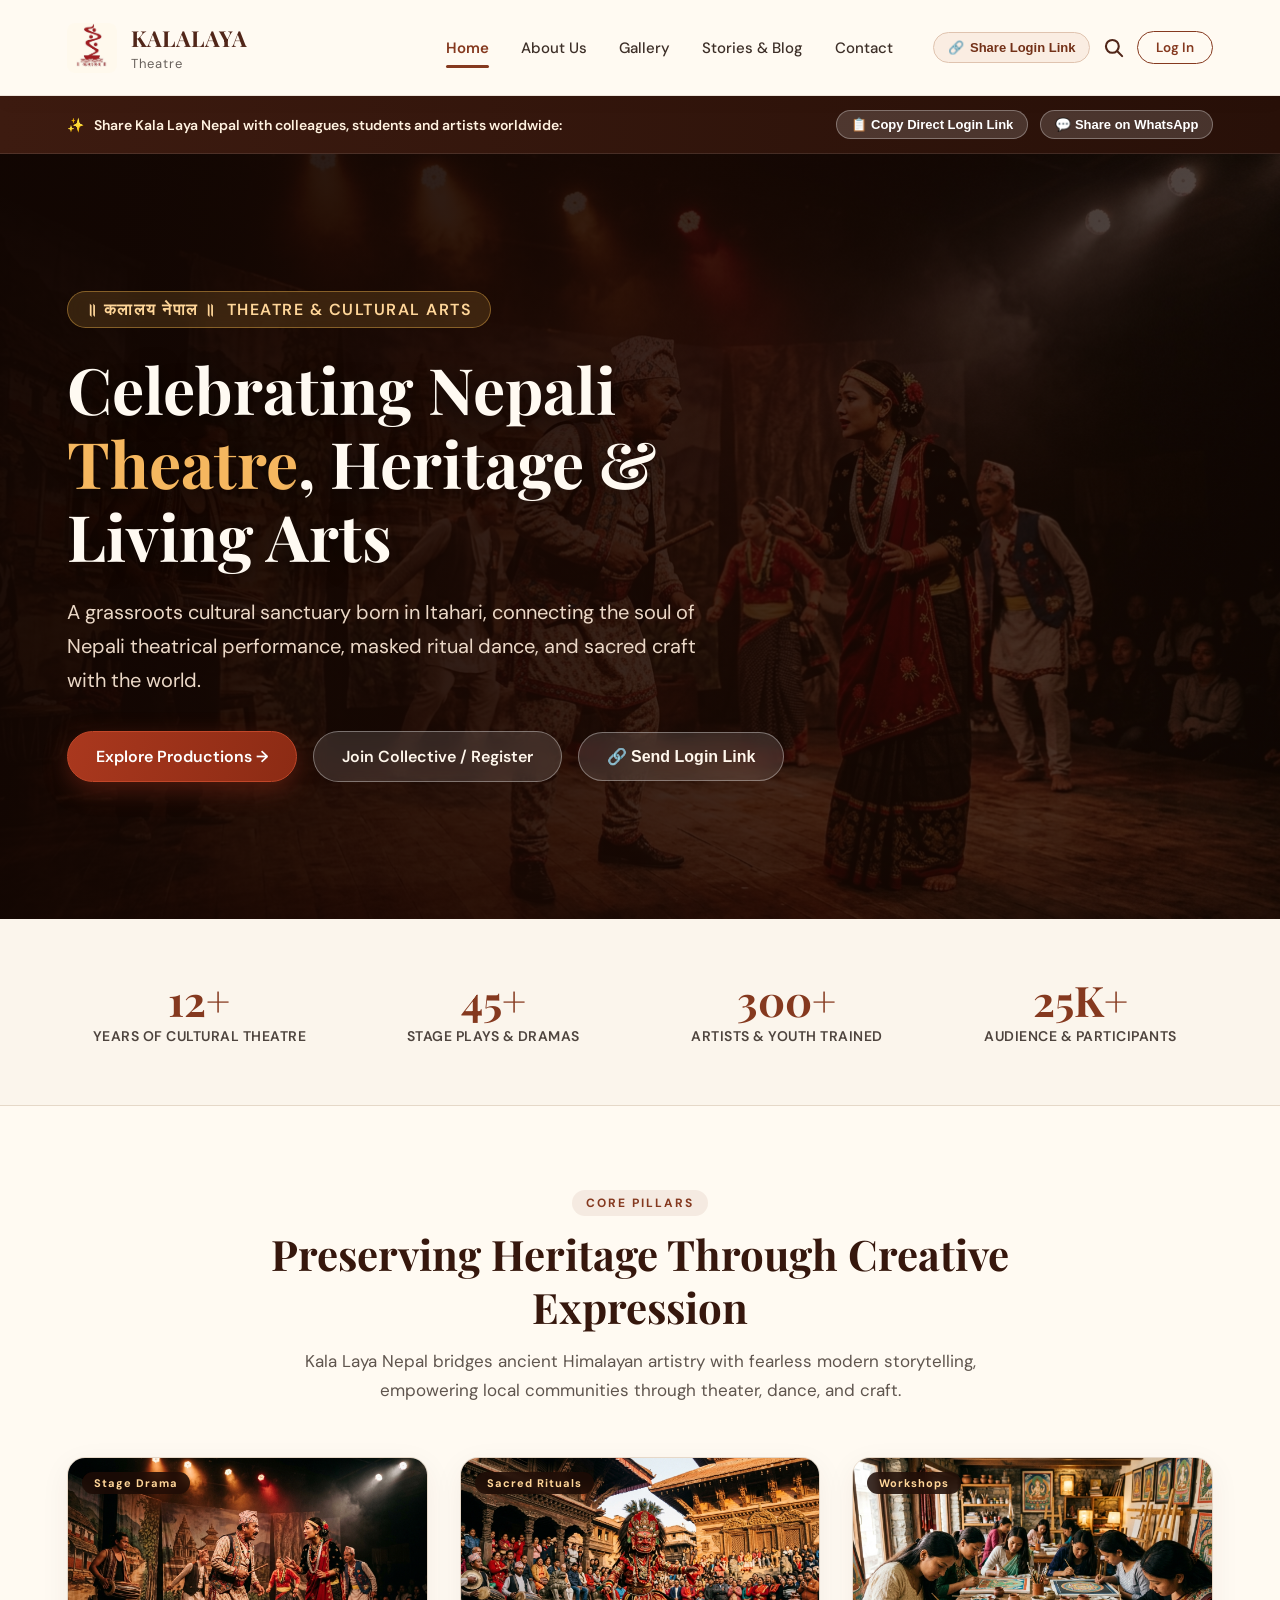
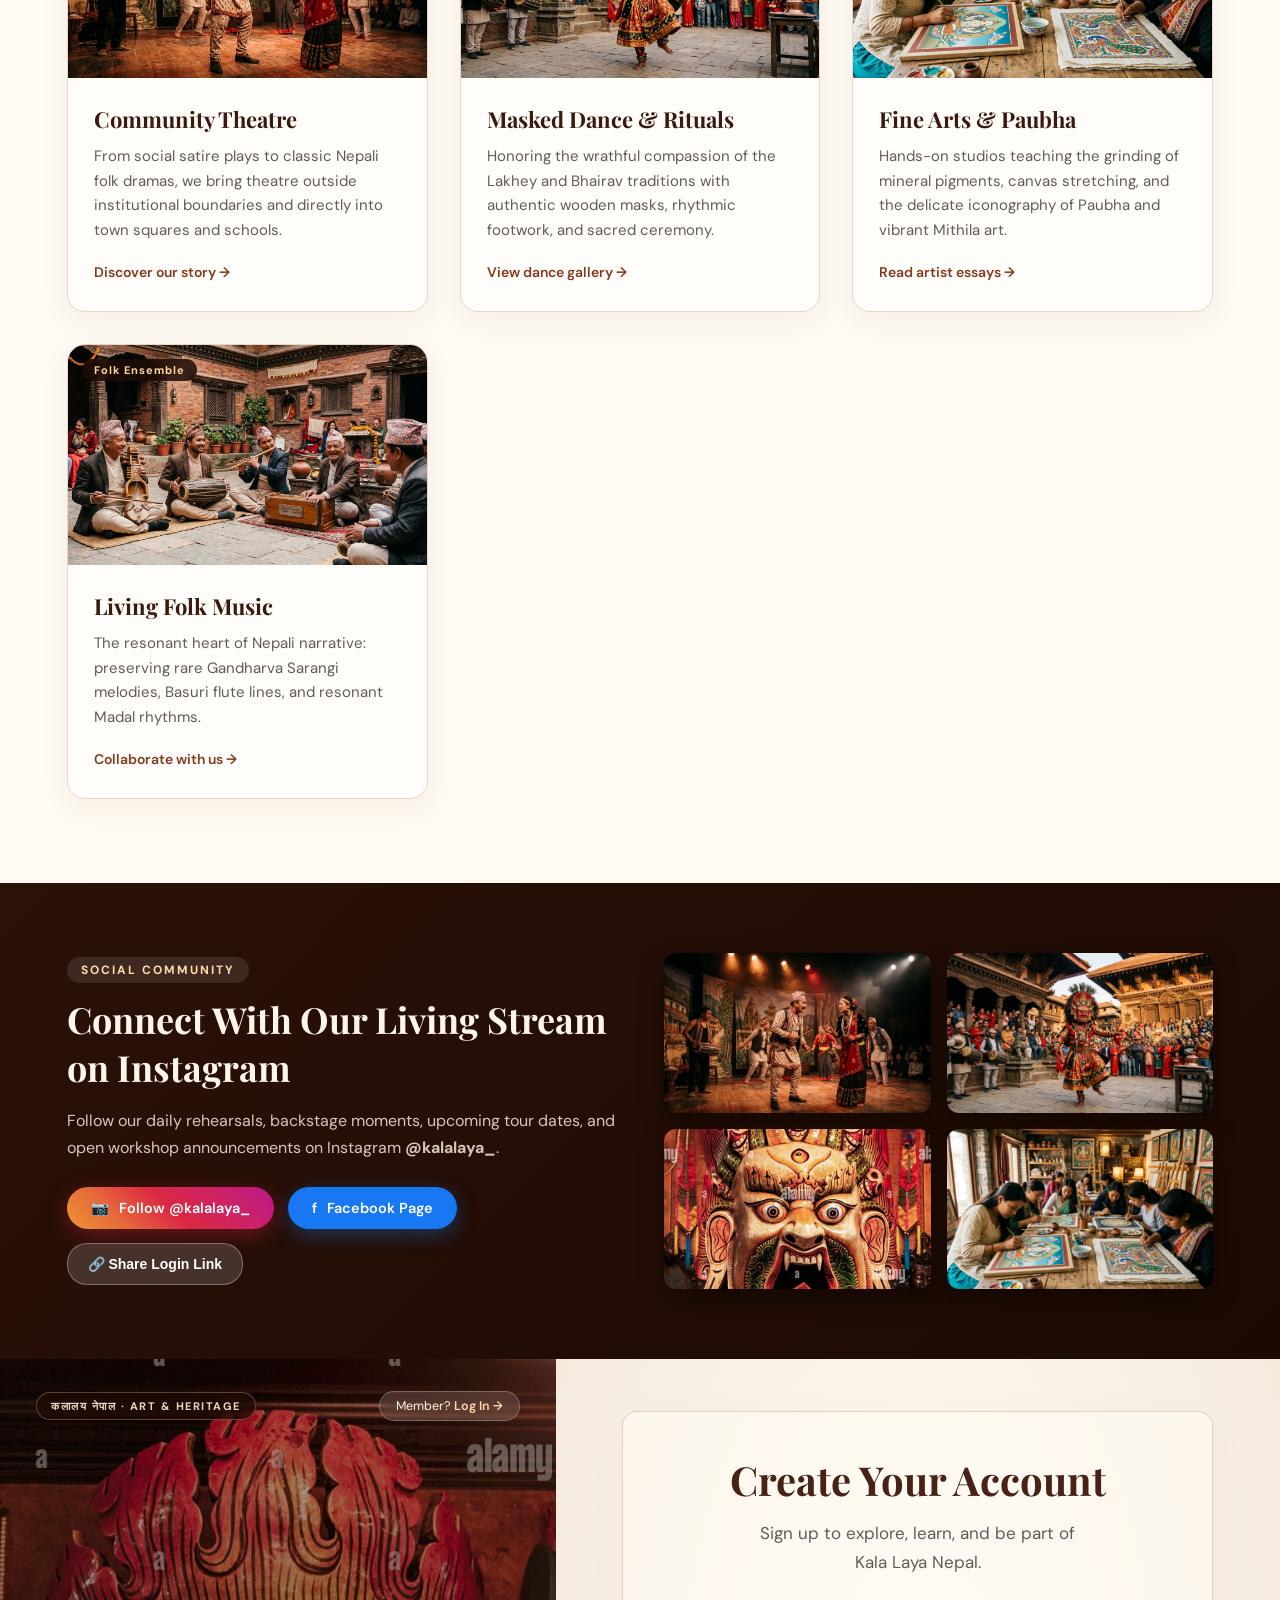
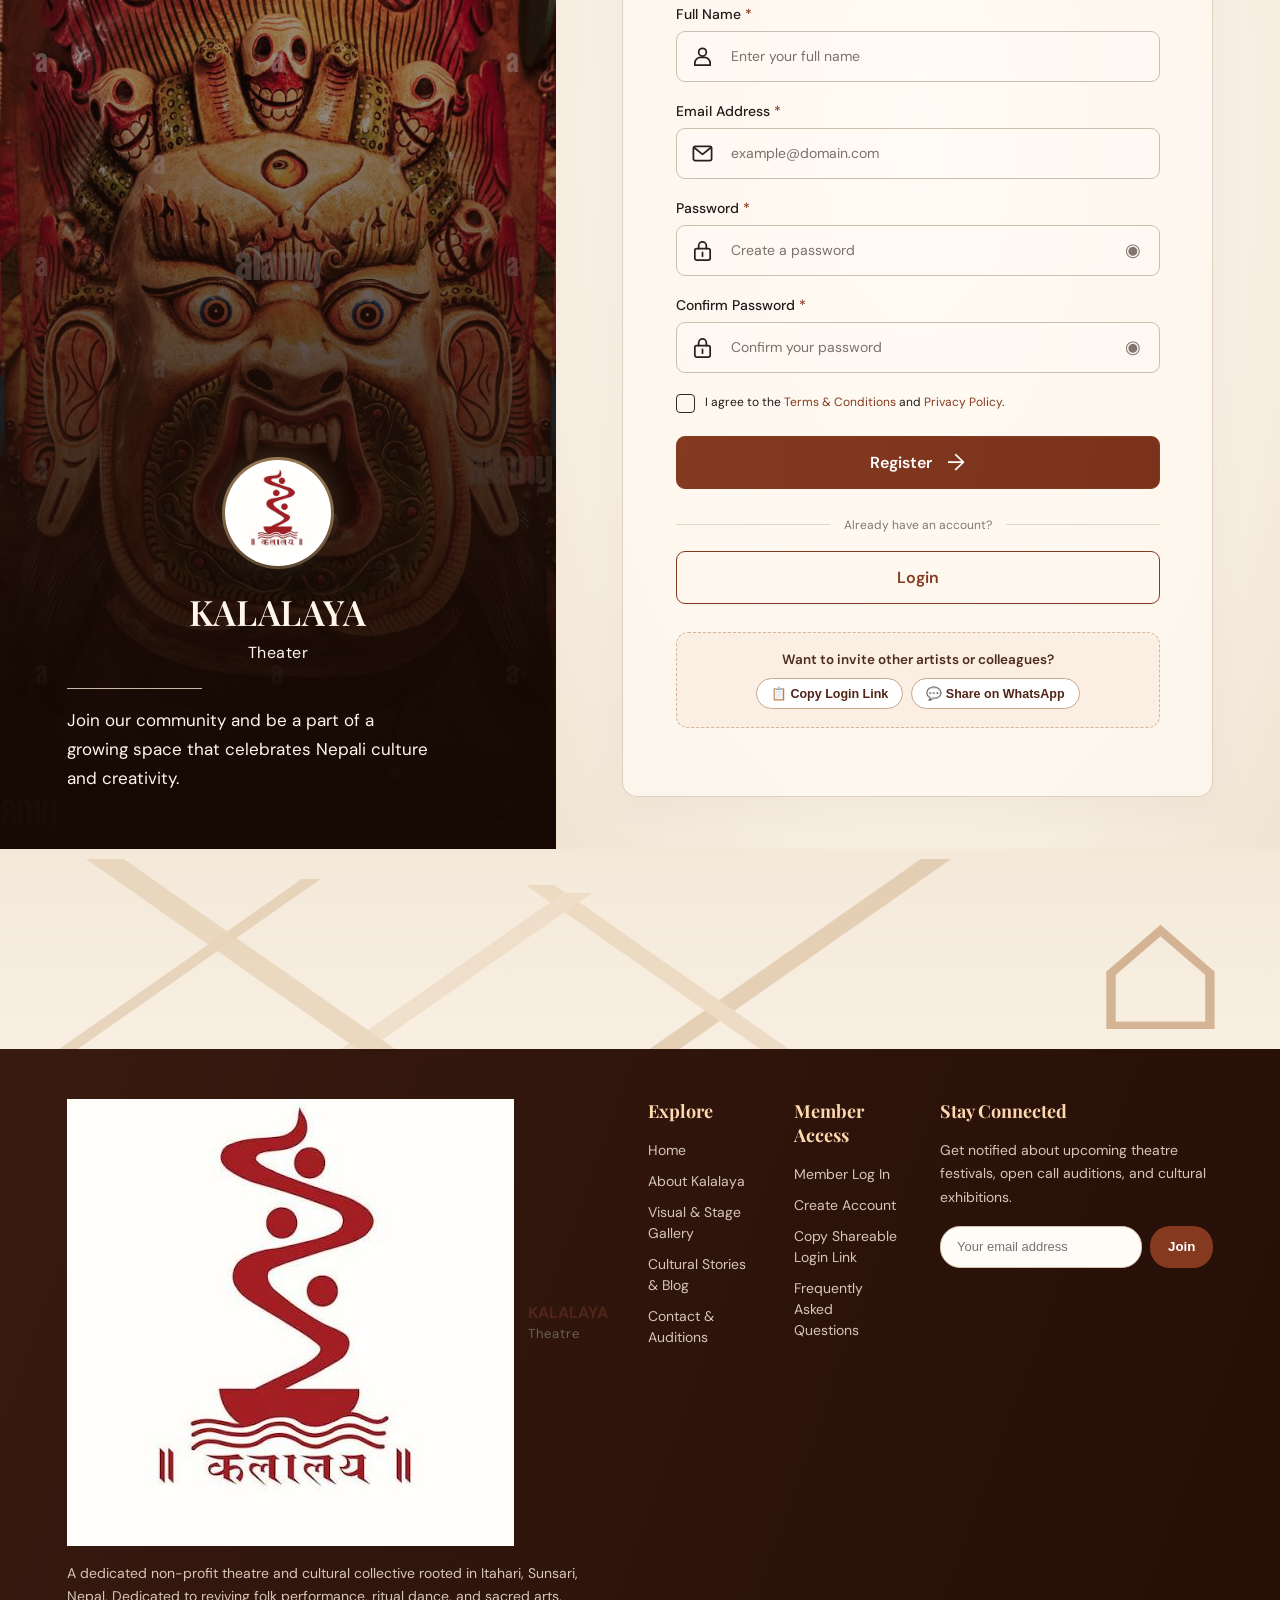
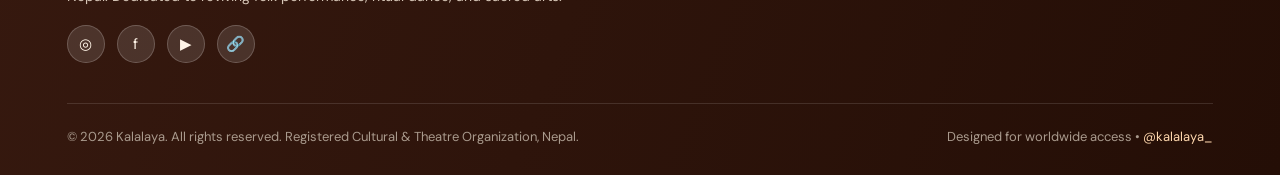
<file: index.html>
<!DOCTYPE html>
<html lang="en">
<head>
  <meta charset="UTF-8">
  <meta name="viewport" content="width=device-width, initial-scale=1.0">
  <meta name="description" content="Kala Laya Nepal — celebrating Nepali theatre, cultural heritage, traditional masks, sacred dance, and living arts.">
  <title>Kala Laya Nepal | Theatre, Culture & Arts Collective</title>
  <link rel="preconnect" href="https://fonts.googleapis.com">
  <link rel="preconnect" href="https://fonts.gstatic.com" crossorigin>
  <link href="https://fonts.googleapis.com/css2?family=DM+Sans:wght@400;500;600;700&family=Playfair+Display:ital,wght@0,600;0,700;1,600&display=swap" rel="stylesheet">
  <link rel="stylesheet" href="style.css">
</head>
<body>
  <!-- Global Header -->
  <header class="site-header">
    <a class="brand" href="index.html" aria-label="Kala Laya Nepal Home">
      <img src="logo.jpg" alt="Kala Laya Nepal Logo" class="brand-logo-img">
      <span class="brand-copy">
        <strong>KALALAYA</strong>
        <small>Theatre</small>
      </span>
    </a>
    <nav class="main-nav" aria-label="Main navigation">
      <a class="active" href="index.html">Home</a>
      <a href="about.html">About Us</a>
      <a href="gallery.html">Gallery</a>
      <a href="blog.html">Stories &amp; Blog</a>
      <a href="contact.html">Contact</a>
    </nav>
    <div class="header-actions">
      <button class="share-link-btn btn-copy-login-link" type="button" title="Copy Login Link to share with others">
        <span>🔗</span> Share Login Link
      </button>
      <button class="icon-button" type="button" aria-label="Search site" id="searchButton">
        <svg viewBox="0 0 24 24"><circle cx="10.8" cy="10.8" r="6.7"/><path d="m16 16 5 5"/></svg>
      </button>
      <a class="header-login-btn" href="login.html" id="headerLoginBtn">Log In</a>
      <div class="header-user-badge">
        <div class="header-user-avatar">KL</div>
        <span class="header-user-info">Member</span>
        <button class="logout-btn" type="button" title="Sign out">Log Out</button>
      </div>
      <button class="menu-toggle" id="menuToggle" aria-label="Toggle navigation" aria-expanded="false">☰</button>
    </div>
  </header>

  <!-- Quick Share Banner -->
  <section class="quick-share-strip">
    <div class="strip-label">
      <span>✨</span>
      <span>Share Kala Laya Nepal with colleagues, students and artists worldwide:</span>
    </div>
    <div class="strip-actions">
      <button class="btn-share-inline btn-copy-login-link" type="button">📋 Copy Direct Login Link</button>
      <button class="btn-share-inline btn-share-whatsapp" type="button">💬 Share on WhatsApp</button>
    </div>
  </section>

  <main>
    <!-- Cinematic Home Hero -->
    <section class="home-hero">
      <div class="home-hero-overlay"></div>
      <div class="home-hero-content">
        <div class="home-hero-badge">
          <span>॥ कलालय नेपाल ॥</span>
          <span>Theatre &amp; Cultural Arts</span>
        </div>
        <h1>Celebrating Nepali <em>Theatre</em>, Heritage &amp; Living Arts</h1>
        <p>A grassroots cultural sanctuary born in Itahari, connecting the soul of Nepali theatrical performance, masked ritual dance, and sacred craft with the world.</p>
        <div class="home-hero-ctas">
          <a class="btn-primary" href="gallery.html">Explore Productions &rarr;</a>
          <a class="btn-secondary" href="#register">Join Collective / Register</a>
          <button class="btn-secondary btn-copy-login-link" type="button">🔗 Send Login Link</button>
        </div>
      </div>
    </section>

    <!-- Impact Stats -->
    <section class="stats-section">
      <div class="stats-grid">
        <div class="stat-card">
          <div class="stat-number">12+</div>
          <p class="stat-label">Years of Cultural Theatre</p>
        </div>
        <div class="stat-card">
          <div class="stat-number">45+</div>
          <p class="stat-label">Stage Plays &amp; Dramas</p>
        </div>
        <div class="stat-card">
          <div class="stat-number">300+</div>
          <p class="stat-label">Artists &amp; Youth Trained</p>
        </div>
        <div class="stat-card">
          <div class="stat-number">25K+</div>
          <p class="stat-label">Audience &amp; Participants</p>
        </div>
      </div>
    </section>

    <!-- Cultural Pillars Section -->
    <section class="content-section" style="background:#fffaf2;">
      <div class="section-header">
        <span class="section-tag">Core Pillars</span>
        <h2 class="section-title">Preserving Heritage Through Creative Expression</h2>
        <p class="section-desc">Kala Laya Nepal bridges ancient Himalayan artistry with fearless modern storytelling, empowering local communities through theater, dance, and craft.</p>
      </div>

      <div class="pillars-grid">
        <!-- Pillar 1: Theatre -->
        <article class="pillar-card">
          <div class="pillar-img-wrap">
            <img src="theatre-stage.jpg" alt="Nepali Theatre Performance on Stage">
            <span class="pillar-badge">Stage Drama</span>
          </div>
          <div class="pillar-body">
            <h3>Community Theatre</h3>
            <p>From social satire plays to classic Nepali folk dramas, we bring theatre outside institutional boundaries and directly into town squares and schools.</p>
            <a class="pillar-link" href="about.html">Discover our story &rarr;</a>
          </div>
        </article>

        <!-- Pillar 2: Sacred Dance -->
        <article class="pillar-card">
          <div class="pillar-img-wrap">
            <img src="lakhey-dance.jpg" alt="Lakhey Sacred Mask Dance in Durbar Square">
            <span class="pillar-badge">Sacred Rituals</span>
          </div>
          <div class="pillar-body">
            <h3>Masked Dance &amp; Rituals</h3>
            <p>Honoring the wrathful compassion of the Lakhey and Bhairav traditions with authentic wooden masks, rhythmic footwork, and sacred ceremony.</p>
            <a class="pillar-link" href="gallery.html">View dance gallery &rarr;</a>
          </div>
        </article>

        <!-- Pillar 3: Visual Arts -->
        <article class="pillar-card">
          <div class="pillar-img-wrap">
            <img src="art-workshop.jpg" alt="Nepali Artists Painting Paubha and Mithila Art">
            <span class="pillar-badge">Workshops</span>
          </div>
          <div class="pillar-body">
            <h3>Fine Arts &amp; Paubha</h3>
            <p>Hands-on studios teaching the grinding of mineral pigments, canvas stretching, and the delicate iconography of Paubha and vibrant Mithila art.</p>
            <a class="pillar-link" href="blog.html">Read artist essays &rarr;</a>
          </div>
        </article>

        <!-- Pillar 4: Music -->
        <article class="pillar-card">
          <div class="pillar-img-wrap">
            <img src="nepali-music.jpg" alt="Traditional Nepali Musicians playing Sarangi and Madal">
            <span class="pillar-badge">Folk Ensemble</span>
          </div>
          <div class="pillar-body">
            <h3>Living Folk Music</h3>
            <p>The resonant heart of Nepali narrative: preserving rare Gandharva Sarangi melodies, Basuri flute lines, and resonant Madal rhythms.</p>
            <a class="pillar-link" href="contact.html">Collaborate with us &rarr;</a>
          </div>
        </article>
      </div>
    </section>

    <!-- Instagram & Social Showcase -->
    <section class="insta-showcase">
      <div class="insta-showcase-inner">
        <div class="insta-info">
          <span class="section-tag" style="background:rgba(255,255,255,.1); color:#ffdcab;">Social Community</span>
          <h2>Connect With Our Living Stream on Instagram</h2>
          <p>Follow our daily rehearsals, backstage moments, upcoming tour dates, and open workshop announcements on Instagram <strong>@kalalaya_</strong>.</p>
          <div class="insta-links-box">
            <a class="btn-insta" href="https://www.instagram.com/kalalaya_?rpxt=cjI1ZmZ6bnA2a3Ny" target="_blank" rel="noopener noreferrer">
              <span>📷</span> Follow @kalalaya_
            </a>
            <a class="btn-facebook" href="https://www.facebook.com/kalalayanepal" target="_blank" rel="noopener noreferrer">
              <span>f</span> Facebook Page
            </a>
            <button class="btn-share-inline btn-copy-login-link" type="button" style="padding:12px 20px; font-size:14px;">
              🔗 Share Login Link
            </button>
          </div>
        </div>
        <div class="insta-visual-grid">
          <div class="insta-thumb"><img src="theatre-stage.jpg" alt="Kalalaya Theatre Live"></div>
          <div class="insta-thumb"><img src="lakhey-dance.jpg" alt="Lakhey Performance"></div>
          <div class="insta-thumb"><img src="cover-bg.jpg" alt="Bhairav Mask Detail"></div>
          <div class="insta-thumb"><img src="art-workshop.jpg" alt="Art Studio Session"></div>
        </div>
      </div>
    </section>

    <!-- Registration & Account Section -->
    <section class="registration-layout" id="register">
      <aside class="culture-panel" aria-label="Kalalaya introduction">
        <div class="culture-overlay"></div>
        <div class="cover-top-actions">
          <span class="cover-eyebrow">कलालय नेपाल · ART &amp; HERITAGE</span>
          <a href="login.html" class="cover-login-link" id="coverLoginLink">Member? <strong>Log In &rarr;</strong></a>
        </div>
        <div class="culture-content">
          <div class="culture-logo-badge">
            <img src="logo.jpg" alt="Kala Laya Nepal Logo" class="culture-logo-img">
          </div>
          <h2>KALALAYA</h2>
          <p class="culture-tagline">Theater</p>
          <span class="short-rule"></span>
          <p class="culture-description">Join our community and be a part of a growing space that celebrates Nepali culture and creativity.</p>
          <div class="lotus-decoration" aria-hidden="true">❀</div>
        </div>
      </aside>

      <section class="form-side" aria-labelledby="formTitle">
        <div class="form-card">
          <h1 id="formTitle">Create Your Account</h1>
          <p class="form-intro">Sign up to explore, learn, and be part of<br class="desktop-break"> Kala Laya Nepal.</p>

          <form id="registrationForm" novalidate>
            <div class="field">
              <label for="fullName">Full Name <span>*</span></label>
              <div class="input-wrap">
                <svg viewBox="0 0 24 24" aria-hidden="true"><circle cx="12" cy="7.5" r="4"/><path d="M4 21v-2.1A5.9 5.9 0 0 1 9.9 13h4.2a5.9 5.9 0 0 1 5.9 5.9V21Z"/></svg>
                <input id="fullName" name="fullName" type="text" placeholder="Enter your full name" autocomplete="name" required minlength="2">
              </div>
              <small class="error-message" id="nameError"></small>
            </div>

            <div class="field">
              <label for="email">Email Address <span>*</span></label>
              <div class="input-wrap">
                <svg viewBox="0 0 24 24" aria-hidden="true"><rect x="2.5" y="4.5" width="19" height="15" rx="2"/><path d="m3.5 6 8.5 7 8.5-7"/></svg>
                <input id="email" name="email" type="email" placeholder="example@domain.com" autocomplete="email" required>
              </div>
              <small class="error-message" id="emailError"></small>
            </div>

            <div class="field">
              <label for="password">Password <span>*</span></label>
              <div class="input-wrap">
                <svg viewBox="0 0 24 24" aria-hidden="true"><rect x="4" y="10" width="16" height="12" rx="2"/><path d="M8 10V7a4 4 0 0 1 8 0v3M12 14v4"/></svg>
                <input id="password" name="password" type="password" placeholder="Create a password" autocomplete="new-password" required minlength="8">
                <button class="visibility-toggle" type="button" data-target="password" aria-label="Show password">◉</button>
              </div>
              <small class="hint">Use at least 8 characters.</small>
              <small class="error-message" id="passwordError"></small>
            </div>

            <div class="field">
              <label for="confirmPassword">Confirm Password <span>*</span></label>
              <div class="input-wrap">
                <svg viewBox="0 0 24 24" aria-hidden="true"><rect x="4" y="10" width="16" height="12" rx="2"/><path d="M8 10V7a4 4 0 0 1 8 0v3M12 14v4"/></svg>
                <input id="confirmPassword" name="confirmPassword" type="password" placeholder="Confirm your password" autocomplete="new-password" required>
                <button class="visibility-toggle" type="button" data-target="confirmPassword" aria-label="Show confirm password">◉</button>
              </div>
              <small class="error-message" id="confirmError"></small>
            </div>

            <div class="field">

            <div class="terms-row">
              <input id="terms" name="terms" type="checkbox" required>
              <label for="terms">I agree to the <a href="#terms">Terms &amp; Conditions</a> and <a href="#privacy">Privacy Policy</a>.</label>
            </div>
            <small class="error-message terms-error" id="termsError"></small>

            <button class="primary-button" type="submit">Register <span aria-hidden="true">&rarr;</span></button>
            <p class="form-status" id="formStatus" role="status" aria-live="polite"></p>
          </form>

          <div class="login-divider"><span></span><p>Already have an account?</p><span></span></div>
          <a class="secondary-button" href="login.html" id="loginButton">Login</a>

          <!-- Share Link Box -->
          <div class="share-link-box">
            <p>Want to invite other artists or colleagues?</p>
            <div class="share-link-actions">
              <button class="share-action-btn btn-copy-login-link" type="button">📋 Copy Login Link</button>
              <button class="share-action-btn btn-share-whatsapp" type="button">💬 Share on WhatsApp</button>
            </div>
          </div>
        </div>
      </section>
    </section>

    <!-- Mountain Art Footer Silhouette -->
    <section class="mountain-footer-art" aria-hidden="true">
      <div class="mountain-ranges"></div>
      <div class="temple-art">⌂</div>
    </section>
  </main>

  <!-- Global Footer -->
  <footer class="site-footer">
    <div class="footer-top">
      <div class="footer-col">
        <a class="footer-brand" href="index.html">
          <img src="logo.jpg" alt="Kala Laya Nepal Logo" class="footer-logo-img">
          <span><strong>KALALAYA</strong><small>Theatre</small></span>
        </a>
        <p style="margin-top:16px;">A dedicated non-profit theatre and cultural collective rooted in Itahari, Sunsari, Nepal. Dedicated to reviving folk performance, ritual dance, and sacred arts.</p>
        <div class="footer-social-row">
          <a class="social-icon-btn" href="https://www.instagram.com/kalalaya_?rpxt=cjI1ZmZ6bnA2a3Ny" target="_blank" rel="noopener noreferrer" title="Instagram @kalalaya_">◎</a>
          <a class="social-icon-btn" href="https://www.facebook.com/kalalayanepal" target="_blank" rel="noopener noreferrer" title="Facebook">f</a>
          <a class="social-icon-btn href="https://www.youtube.com" target="_blank" rel="noopener noreferrer" title="YouTube">▶</a>
          <button class="social-icon-btn btn-copy-login-link" type="button" title="Copy Login Link">🔗</button>
        </div>
      </div>

      <div class="footer-col">
        <h4>Explore</h4>
        <ul class="footer-links-list">
          <li><a href="index.html">Home</a></li>
          <li><a href="about.html">About Kalalaya</a></li>
          <li><a href="gallery.html">Visual &amp; Stage Gallery</a></li>
          <li><a href="blog.html">Cultural Stories &amp; Blog</a></li>
          <li><a href="contact.html">Contact &amp; Auditions</a></li>
        </ul>
      </div>

      <div class="footer-col">
        <h4>Member Access</h4>
        <ul class="footer-links-list">
          <li><a href="login.html">Member Log In</a></li>
          <li><a href="index.html#register">Create Account</a></li>
          <li><a href="javascript:void(0)" class="btn-copy-login-link">Copy Shareable Login Link</a></li>
          <li><a href="contact.html#faq">Frequently Asked Questions</a></li>
        </ul>
      </div>

      <div class="footer-col">
        <h4>Stay Connected</h4>
        <p>Get notified about upcoming theatre festivals, open call auditions, and cultural exhibitions.</p>
        <form id="newsletterForm" style="display:flex; gap:8px;">
          <input type="email" placeholder="Your email address" required style="flex:1; min-height:42px; border-radius:20px; border:1px solid #d5c3b1; padding:0 16px; background:#fffcf8; outline:none; font-size:13px;">
          <button type="submit" style="min-height:42px; border-radius:20px; border:0; background:var(--rust); color:white; padding:0 18px; font-weight:600; cursor:pointer;">Join</button>
        </form>
      </div>
    </div>

    <div class="footer-bottom">
      <div>&copy; 2026 Kalalaya. All rights reserved. Registered Cultural &amp; Theatre Organization, Nepal.</div>
      <div>Designed for worldwide access &bull; <a href="https://www.instagram.com/kalalaya_?rpxt=cjI1ZmZ6bnA2a3Ny" target="_blank" style="color:#ffd8ae;">@kalalaya_</a></div>
    </div>
  </footer>

  <!-- Login Modal Dialog -->
  <div class="login-modal-overlay" id="loginModal" aria-hidden="true" role="dialog" aria-modal="true" aria-labelledby="modalTitle">
    <div class="login-modal-card">
      <button class="modal-close-btn" id="modalCloseBtn" type="button" aria-label="Close login dialog">✕</button>
      <div class="modal-header">
        <div class="modal-logo-wrap">
          <img src="logo.jpg" alt="Kala Laya Nepal" class="modal-logo">
        </div>
        <h2 id="modalTitle">Welcome Back</h2>
        <p>Log in to access your KalaLaya community account.</p>
      </div>
      <form id="modalLoginForm" class="modal-form" novalidate>
        <div class="field">
          <label for="loginEmail">Email Address</label>
          <div class="input-wrap">
            <svg viewBox="0 0 24 24" aria-hidden="true"><rect x="2.5" y="4.5" width="19" height="15" rx="2"/><path d="m3.5 6 8.5 7 8.5-7"/></svg>
            <input id="loginEmail" type="email" placeholder="demo@kalalaya.org" autocomplete="email" required>
          </div>
          <small class="error-message" id="loginEmailError"></small>
        </div>
        <div class="field">
          <label for="loginPassword">Password</label>
          <div class="input-wrap">
            <svg viewBox="0 0 24 24" aria-hidden="true"><rect x="4" y="10" width="16" height="12" rx="2"/><path d="M8 10V7a4 4 0 0 1 8 0v3M12 14v4"/></svg>
            <input id="loginPassword" type="password" placeholder="password123" autocomplete="current-password" required>
            <button class="visibility-toggle" type="button" data-target="loginPassword" aria-label="Show password">◉</button>
          </div>
          <small class="error-message" id="loginPasswordError"></small>
        </div>
        <div class="modal-actions-row">
          <label class="remember-label"><input type="checkbox" checked> Remember me</label>
          <a href="#forgot" class="forgot-link">Forgot password?</a>
        </div>
        <button class="primary-button" type="submit">Log In <span aria-hidden="true">&rarr;</span></button>
        <p class="form-status" id="modalLoginStatus" role="status" aria-live="polite"></p>

        <!-- Shareable Link in Modal -->
        <div class="share-link-box" style="margin-top:20px; padding:12px;">
          <p style="font-size:12.5px;">Share this login link with other members:</p>
          <div class="share-link-actions">
            <button class="share-action-btn btn-copy-login-link" type="button" style="font-size:11.5px;">📋 Copy Link</button>
            <button class="share-action-btn btn-share-whatsapp" type="button" style="font-size:11.5px;">💬 WhatsApp</button>
          </div>
        </div>

        <p class="modal-switch-text">New to Kala Laya Nepal? <a href="#register" id="modalSwitchToRegister">Create an account</a></p>
      </form>
    </div>
  </div>

  <div id="toastContainer" class="toast-container"></div>
  <script src="script.js"></script>
</body>
</html>
</file>
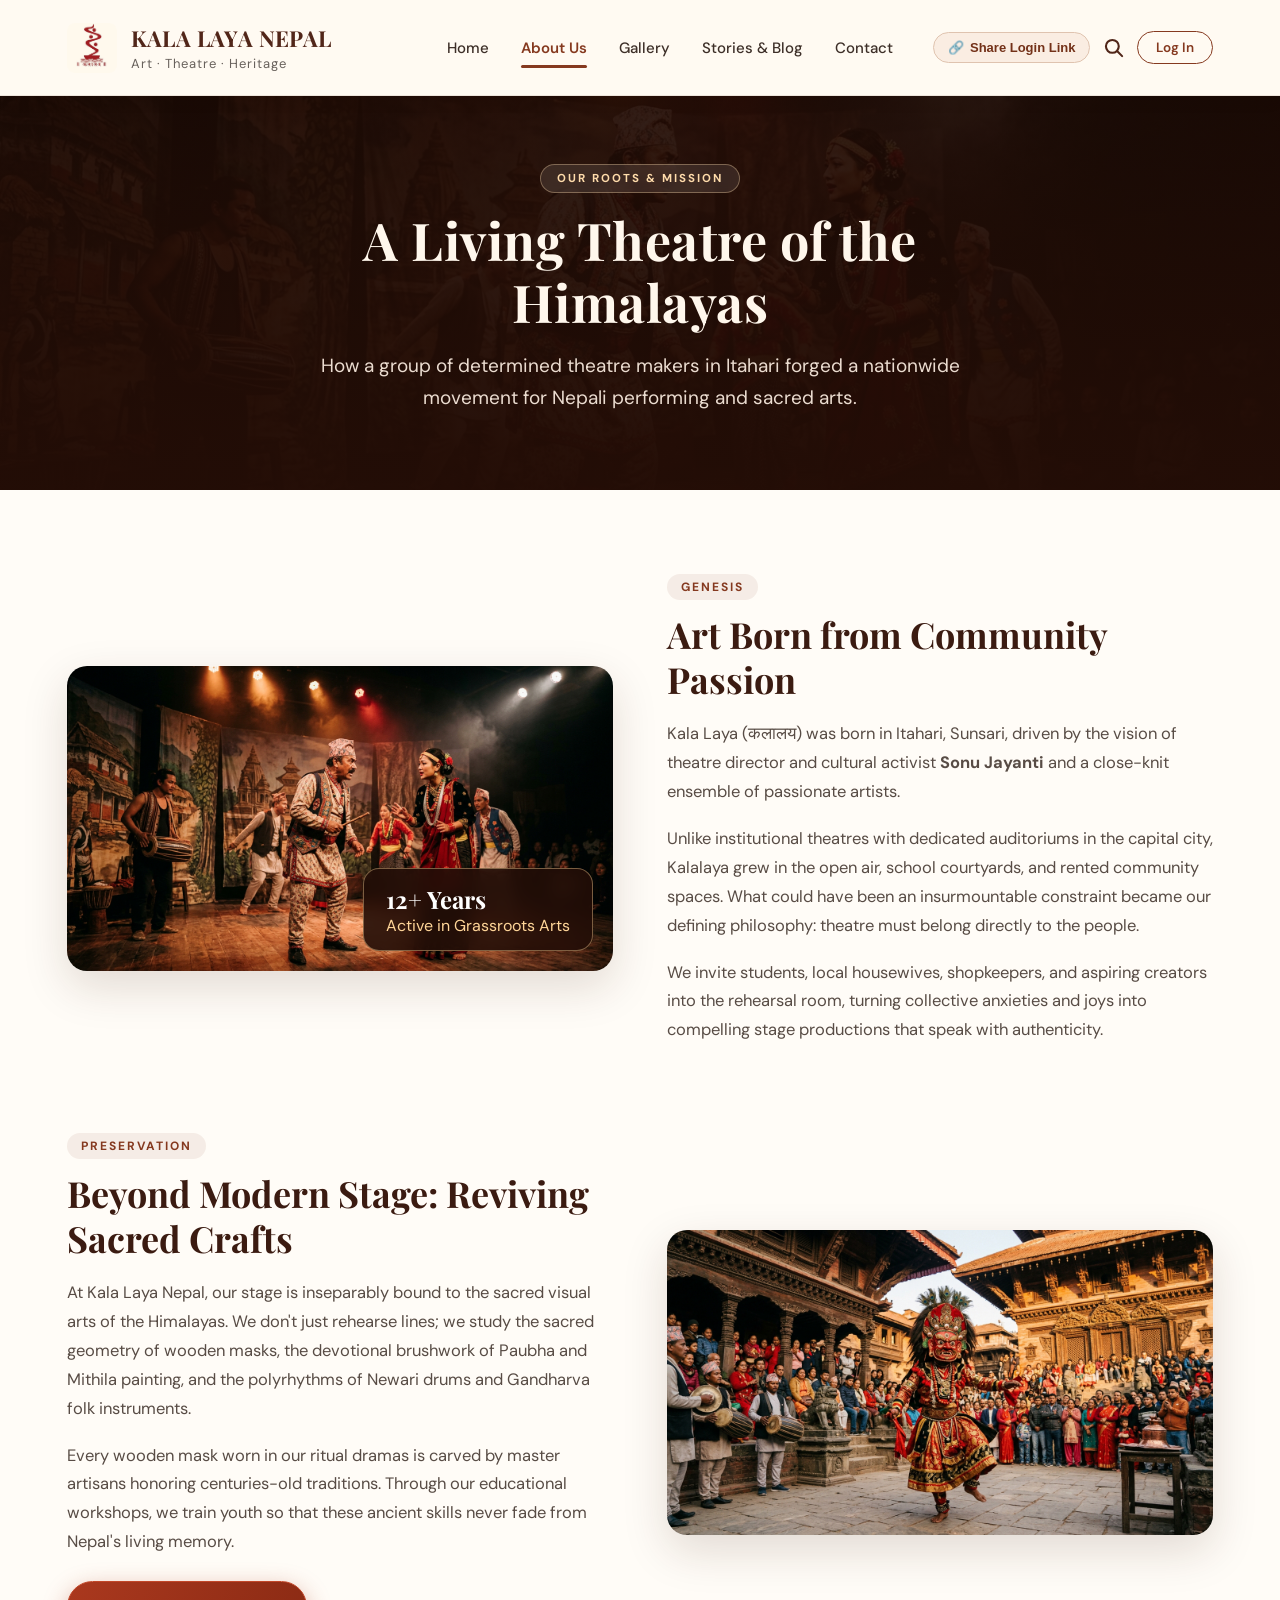
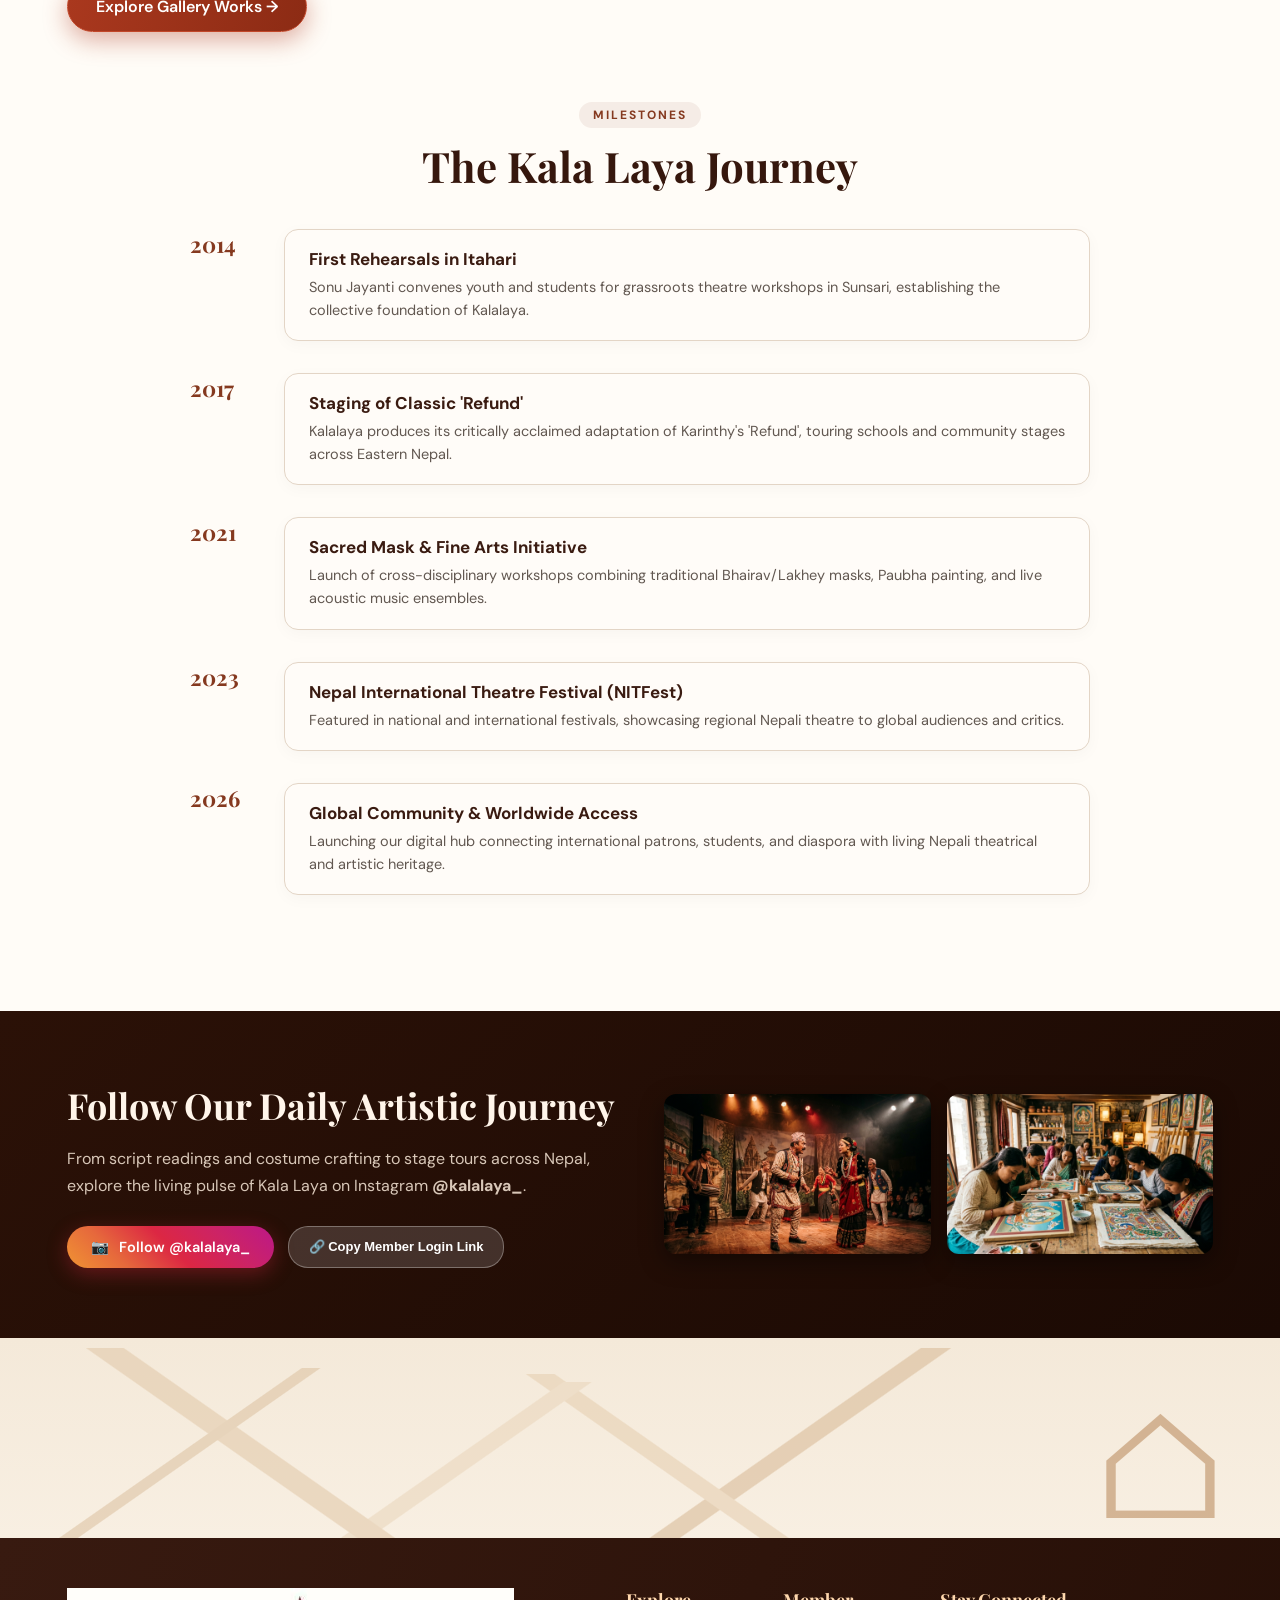
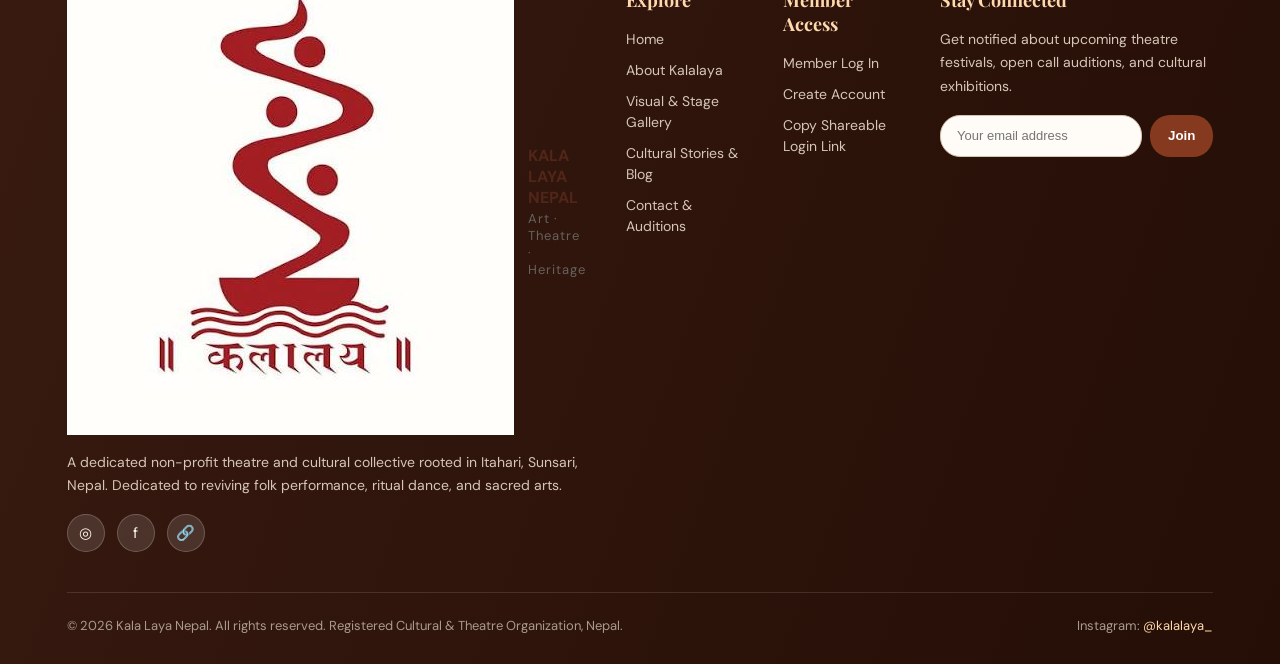
<file: about.html>
<!DOCTYPE html>
<html lang="en">
<head>
  <meta charset="UTF-8">
  <meta name="viewport" content="width=device-width, initial-scale=1.0">
  <meta name="description" content="Learn about Kala Laya Nepal — our founding story in Itahari, theatrical vision, community mission, and cultural preservation.">
  <title>About Us | Kala Laya Nepal</title>
  <link rel="preconnect" href="https://fonts.googleapis.com">
  <link rel="preconnect" href="https://fonts.gstatic.com" crossorigin>
  <link href="https://fonts.googleapis.com/css2?family=DM+Sans:wght@400;500;600;700&family=Playfair+Display:ital,wght@0,600;0,700;1,600&display=swap" rel="stylesheet">
  <link rel="stylesheet" href="style.css">
</head>
<body>
  <!-- Global Header -->
  <header class="site-header">
    <a class="brand" href="index.html" aria-label="Kala Laya Nepal Home">
      <img src="logo.jpg" alt="Kala Laya Nepal Logo" class="brand-logo-img">
      <span class="brand-copy">
        <strong>KALA LAYA NEPAL</strong>
        <small>Art · Theatre · Heritage</small>
      </span>
    </a>
    <nav class="main-nav" aria-label="Main navigation">
      <a href="index.html">Home</a>
      <a class="active" href="about.html">About Us</a>
      <a href="gallery.html">Gallery</a>
      <a href="blog.html">Stories &amp; Blog</a>
      <a href="contact.html">Contact</a>
    </nav>
    <div class="header-actions">
      <button class="share-link-btn btn-copy-login-link" type="button" title="Copy Login Link">
        <span>🔗</span> Share Login Link
      </button>
      <button class="icon-button" type="button" aria-label="Search site" id="searchButton">
        <svg viewBox="0 0 24 24"><circle cx="10.8" cy="10.8" r="6.7"/><path d="m16 16 5 5"/></svg>
      </button>
      <a class="header-login-btn" href="login.html" id="headerLoginBtn">Log In</a>
      <div class="header-user-badge">
        <div class="header-user-avatar">KL</div>
        <span class="header-user-info">Member</span>
        <button class="logout-btn" type="button">Log Out</button>
      </div>
      <button class="menu-toggle" id="menuToggle" aria-label="Toggle navigation" aria-expanded="false">☰</button>
    </div>
  </header>

  <main>
    <!-- Page Hero Banner -->
    <section class="page-hero-banner">
      <div class="page-hero-bg" style="background-image: url('theatre-stage.jpg');"></div>
      <div class="page-hero-overlay"></div>
      <div class="page-hero-content">
        <span class="page-hero-tag">Our Roots &amp; Mission</span>
        <h1 class="page-hero-title">A Living Theatre of the Himalayas</h1>
        <p class="page-hero-desc">How a group of determined theatre makers in Itahari forged a nationwide movement for Nepali performing and sacred arts.</p>
      </div>
    </section>

    <!-- Main Story Section -->
    <section class="content-section" style="background:#fffcf7;">
      <div class="about-grid">
        <div class="about-img-box">
          <img src="theatre-stage.jpg" alt="Kalalaya Collective on Stage">
          <div class="about-badge-float">
            <strong>12+ Years</strong>
            <span>Active in Grassroots Arts</span>
          </div>
        </div>
        <div class="about-text">
          <span class="section-tag">Genesis</span>
          <h2>Art Born from Community Passion</h2>
          <p>Kala Laya (कलालय) was born in Itahari, Sunsari, driven by the vision of theatre director and cultural activist <strong>Sonu Jayanti</strong> and a close-knit ensemble of passionate artists.</p>
          <p>Unlike institutional theatres with dedicated auditoriums in the capital city, Kalalaya grew in the open air, school courtyards, and rented community spaces. What could have been an insurmountable constraint became our defining philosophy: theatre must belong directly to the people.</p>
          <p>We invite students, local housewives, shopkeepers, and aspiring creators into the rehearsal room, turning collective anxieties and joys into compelling stage productions that speak with authenticity.</p>
        </div>
      </div>

      <!-- Second Grid: Cultural Philosophy -->
      <div class="about-grid" style="margin-top:60px;">
        <div class="about-text">
          <span class="section-tag">Preservation</span>
          <h2>Beyond Modern Stage: Reviving Sacred Crafts</h2>
          <p>At Kala Laya Nepal, our stage is inseparably bound to the sacred visual arts of the Himalayas. We don't just rehearse lines; we study the sacred geometry of wooden masks, the devotional brushwork of Paubha and Mithila painting, and the polyrhythms of Newari drums and Gandharva folk instruments.</p>
          <p>Every wooden mask worn in our ritual dramas is carved by master artisans honoring centuries-old traditions. Through our educational workshops, we train youth so that these ancient skills never fade from Nepal's living memory.</p>
          <div style="margin-top:24px;">
            <a class="btn-primary" href="gallery.html">Explore Gallery Works &rarr;</a>
          </div>
        </div>
        <div class="about-img-box">
          <img src="lakhey-dance.jpg" alt="Lakhey Ritual Performance">
        </div>
      </div>

      <!-- Timeline of Milestones -->
      <div class="timeline-section">
        <div class="section-header" style="margin-bottom:36px;">
          <span class="section-tag">Milestones</span>
          <h2 class="section-title">The Kala Laya Journey</h2>
        </div>

        <div class="timeline-item">
          <div class="timeline-year">2014</div>
          <div class="timeline-desc">
            <h4>First Rehearsals in Itahari</h4>
            <p>Sonu Jayanti convenes youth and students for grassroots theatre workshops in Sunsari, establishing the collective foundation of Kalalaya.</p>
          </div>
        </div>

        <div class="timeline-item">
          <div class="timeline-year">2017</div>
          <div class="timeline-desc">
            <h4>Staging of Classic 'Refund'</h4>
            <p>Kalalaya produces its critically acclaimed adaptation of Karinthy's 'Refund', touring schools and community stages across Eastern Nepal.</p>
          </div>
        </div>

        <div class="timeline-item">
          <div class="timeline-year">2021</div>
          <div class="timeline-desc">
            <h4>Sacred Mask &amp; Fine Arts Initiative</h4>
            <p>Launch of cross-disciplinary workshops combining traditional Bhairav/Lakhey masks, Paubha painting, and live acoustic music ensembles.</p>
          </div>
        </div>

        <div class="timeline-item">
          <div class="timeline-year">2023</div>
          <div class="timeline-desc">
            <h4>Nepal International Theatre Festival (NITFest)</h4>
            <p>Featured in national and international festivals, showcasing regional Nepali theatre to global audiences and critics.</p>
          </div>
        </div>

        <div class="timeline-item">
          <div class="timeline-year">2026</div>
          <div class="timeline-desc">
            <h4>Global Community &amp; Worldwide Access</h4>
            <p>Launching our digital hub connecting international patrons, students, and diaspora with living Nepali theatrical and artistic heritage.</p>
          </div>
        </div>
      </div>
    </section>

    <!-- Social Showcase Strip -->
    <section class="insta-showcase">
      <div class="insta-showcase-inner">
        <div class="insta-info">
          <h2>Follow Our Daily Artistic Journey</h2>
          <p>From script readings and costume crafting to stage tours across Nepal, explore the living pulse of Kala Laya on Instagram <strong>@kalalaya_</strong>.</p>
          <div class="insta-links-box">
            <a class="btn-insta" href="https://www.instagram.com/kalalaya_?rpxt=cjI1ZmZ6bnA2a3Ny" target="_blank" rel="noopener noreferrer">
              <span>📷</span> Follow @kalalaya_
            </a>
            <button class="btn-share-inline btn-copy-login-link" type="button" style="padding:12px 20px;">
              🔗 Copy Member Login Link
            </button>
          </div>
        </div>
        <div class="insta-visual-grid">
          <div class="insta-thumb"><img src="theatre-stage.jpg" alt="Stage Play Rehearsal"></div>
          <div class="insta-thumb"><img src="art-workshop.jpg" alt="Artist Working"></div>
        </div>
      </div>
    </section>

    <!-- Mountain Art Footer Silhouette -->
    <section class="mountain-footer-art" aria-hidden="true">
      <div class="mountain-ranges"></div>
      <div class="temple-art">⌂</div>
    </section>
  </main>

  <!-- Global Footer -->
  <footer class="site-footer">
    <div class="footer-top">
      <div class="footer-col">
        <a class="footer-brand" href="index.html">
          <img src="logo.jpg" alt="Kala Laya Nepal Logo" class="footer-logo-img">
          <span><strong>KALA LAYA NEPAL</strong><small>Art · Theatre · Heritage</small></span>
        </a>
        <p style="margin-top:16px;">A dedicated non-profit theatre and cultural collective rooted in Itahari, Sunsari, Nepal. Dedicated to reviving folk performance, ritual dance, and sacred arts.</p>
        <div class="footer-social-row">
          <a class="social-icon-btn" href="https://www.instagram.com/kalalaya_?rpxt=cjI1ZmZ6bnA2a3Ny" target="_blank" rel="noopener noreferrer" title="Instagram @kalalaya_">◎</a>
          <a class="social-icon-btn" href="https://www.facebook.com/kalalayanepal" target="_blank" rel="noopener noreferrer" title="Facebook">f</a>
          <button class="social-icon-btn btn-copy-login-link" type="button" title="Copy Login Link">🔗</button>
        </div>
      </div>

      <div class="footer-col">
        <h4>Explore</h4>
        <ul class="footer-links-list">
          <li><a href="index.html">Home</a></li>
          <li><a href="about.html">About Kalalaya</a></li>
          <li><a href="gallery.html">Visual &amp; Stage Gallery</a></li>
          <li><a href="blog.html">Cultural Stories &amp; Blog</a></li>
          <li><a href="contact.html">Contact &amp; Auditions</a></li>
        </ul>
      </div>

      <div class="footer-col">
        <h4>Member Access</h4>
        <ul class="footer-links-list">
          <li><a href="login.html">Member Log In</a></li>
          <li><a href="index.html#register">Create Account</a></li>
          <li><a href="javascript:void(0)" class="btn-copy-login-link">Copy Shareable Login Link</a></li>
        </ul>
      </div>

      <div class="footer-col">
        <h4>Stay Connected</h4>
        <p>Get notified about upcoming theatre festivals, open call auditions, and cultural exhibitions.</p>
        <form id="newsletterForm" style="display:flex; gap:8px;">
          <input type="email" placeholder="Your email address" required style="flex:1; min-height:42px; border-radius:20px; border:1px solid #d5c3b1; padding:0 16px; background:#fffcf8; outline:none; font-size:13px;">
          <button type="submit" style="min-height:42px; border-radius:20px; border:0; background:var(--rust); color:white; padding:0 18px; font-weight:600; cursor:pointer;">Join</button>
        </form>
      </div>
    </div>

    <div class="footer-bottom">
      <div>&copy; 2026 Kala Laya Nepal. All rights reserved. Registered Cultural &amp; Theatre Organization, Nepal.</div>
      <div>Instagram: <a href="https://www.instagram.com/kalalaya_?rpxt=cjI1ZmZ6bnA2a3Ny" target="_blank" style="color:#ffd8ae;">@kalalaya_</a></div>
    </div>
  </footer>

  <div id="toastContainer" class="toast-container"></div>
  <script src="script.js"></script>
</body>
</html>
</file>
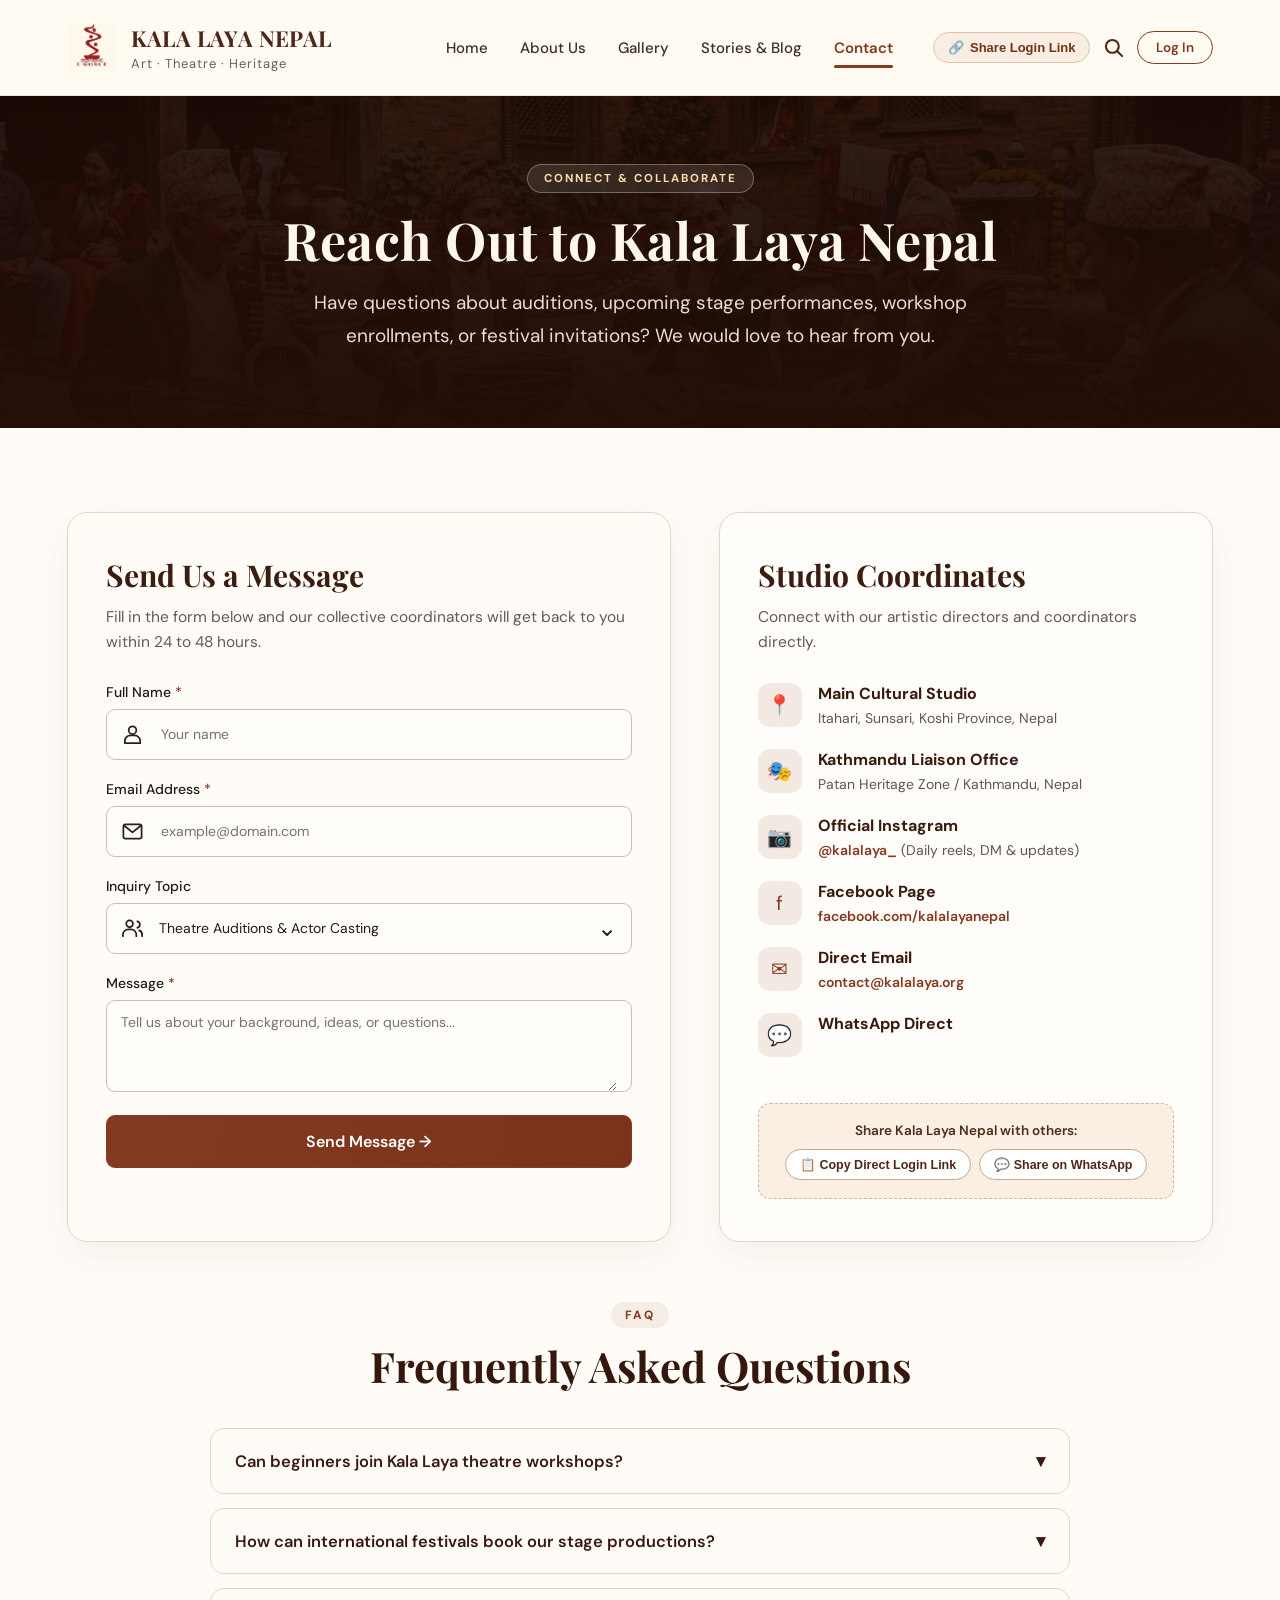
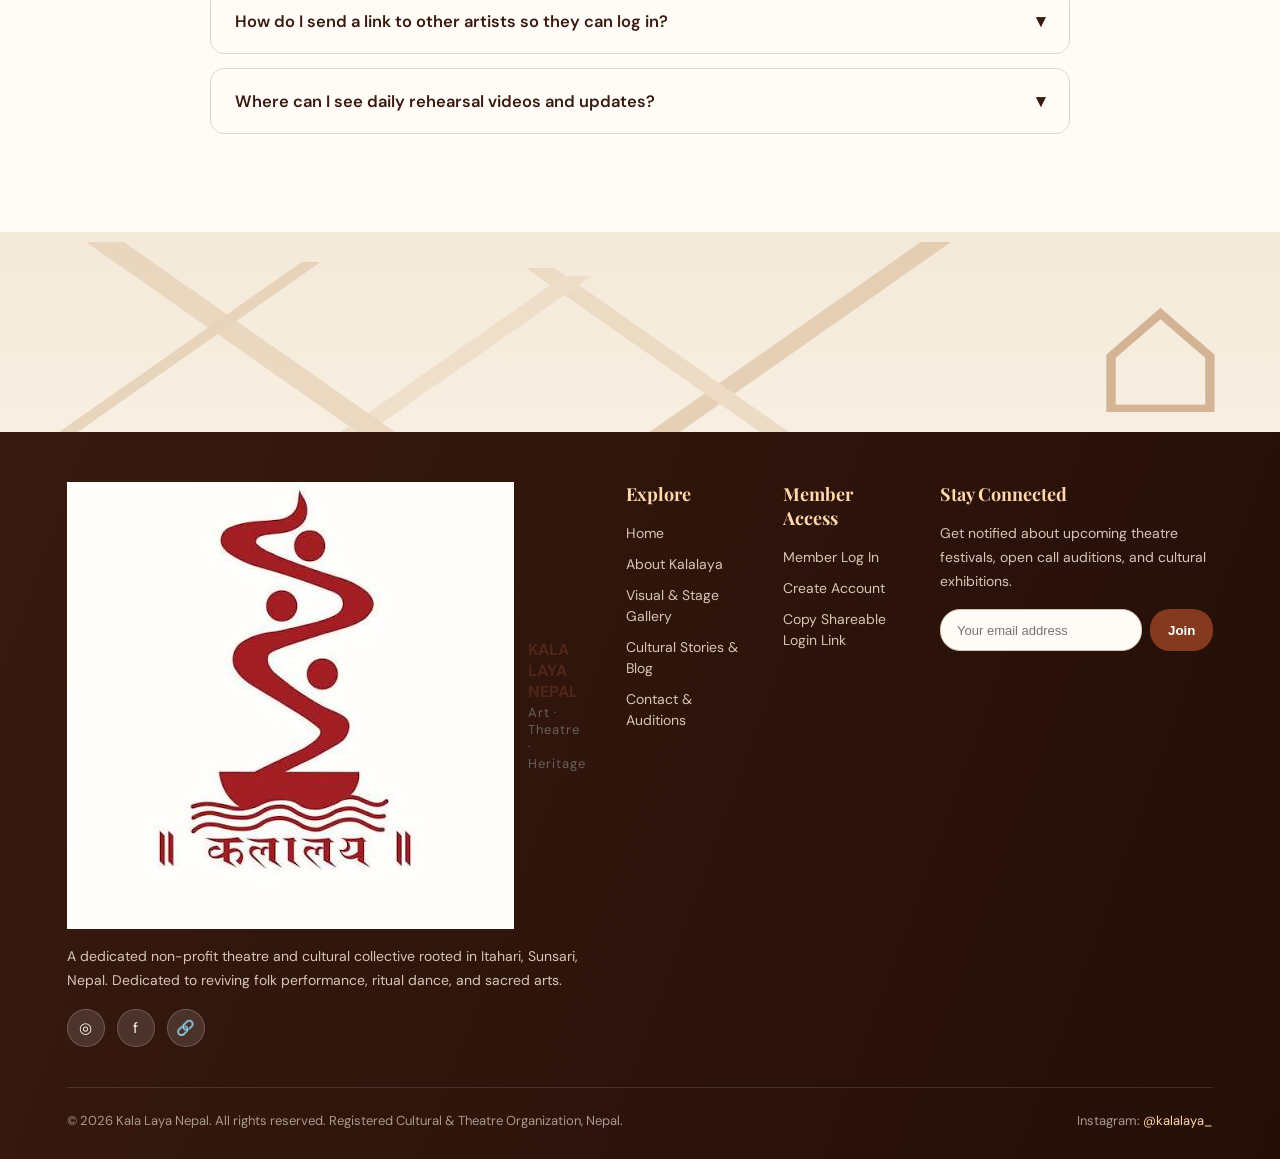
<file: contact.html>
<!DOCTYPE html>
<html lang="en">
<head>
  <meta charset="UTF-8">
  <meta name="viewport" content="width=device-width, initial-scale=1.0">
  <meta name="description" content="Contact Kala Laya Nepal — inquire about theatre auditions, workshop enrollments, festival bookings, and artistic collaborations.">
  <title>Contact Us | Kala Laya Nepal</title>
  <link rel="preconnect" href="https://fonts.googleapis.com">
  <link rel="preconnect" href="https://fonts.gstatic.com" crossorigin>
  <link href="https://fonts.googleapis.com/css2?family=DM+Sans:wght@400;500;600;700&family=Playfair+Display:ital,wght@0,600;0,700;1,600&display=swap" rel="stylesheet">
  <link rel="stylesheet" href="style.css">
</head>
<body>
  <!-- Global Header -->
  <header class="site-header">
    <a class="brand" href="index.html" aria-label="Kala Laya Nepal Home">
      <img src="logo.jpg" alt="Kala Laya Nepal Logo" class="brand-logo-img">
      <span class="brand-copy">
        <strong>KALA LAYA NEPAL</strong>
        <small>Art · Theatre · Heritage</small>
      </span>
    </a>
    <nav class="main-nav" aria-label="Main navigation">
      <a href="index.html">Home</a>
      <a href="about.html">About Us</a>
      <a href="gallery.html">Gallery</a>
      <a href="blog.html">Stories &amp; Blog</a>
      <a class="active" href="contact.html">Contact</a>
    </nav>
    <div class="header-actions">
      <button class="share-link-btn btn-copy-login-link" type="button" title="Copy Login Link">
        <span>🔗</span> Share Login Link
      </button>
      <button class="icon-button" type="button" aria-label="Search site" id="searchButton">
        <svg viewBox="0 0 24 24"><circle cx="10.8" cy="10.8" r="6.7"/><path d="m16 16 5 5"/></svg>
      </button>
      <a class="header-login-btn" href="login.html" id="headerLoginBtn">Log In</a>
      <div class="header-user-badge">
        <div class="header-user-avatar">KL</div>
        <span class="header-user-info">Member</span>
        <button class="logout-btn" type="button">Log Out</button>
      </div>
      <button class="menu-toggle" id="menuToggle" aria-label="Toggle navigation" aria-expanded="false">☰</button>
    </div>
  </header>

  <main>
    <!-- Page Hero Banner -->
    <section class="page-hero-banner">
      <div class="page-hero-bg" style="background-image: url('nepali-music.jpg');"></div>
      <div class="page-hero-overlay"></div>
      <div class="page-hero-content">
        <span class="page-hero-tag">Connect &amp; Collaborate</span>
        <h1 class="page-hero-title">Reach Out to Kala Laya Nepal</h1>
        <p class="page-hero-desc">Have questions about auditions, upcoming stage performances, workshop enrollments, or festival invitations? We would love to hear from you.</p>
      </div>
    </section>

    <!-- Contact & Info Section -->
    <section class="content-section" style="background:#fffcf7;">
      <div class="contact-grid">
        <!-- Contact Form Card -->
        <div class="contact-card">
          <h2>Send Us a Message</h2>
          <p class="intro">Fill in the form below and our collective coordinators will get back to you within 24 to 48 hours.</p>

          <form id="contactForm" novalidate>
            <div class="field">
              <label for="contactName">Full Name <span>*</span></label>
              <div class="input-wrap">
                <svg viewBox="0 0 24 24" aria-hidden="true"><circle cx="12" cy="7.5" r="4"/><path d="M4 21v-2.1A5.9 5.9 0 0 1 9.9 13h4.2a5.9 5.9 0 0 1 5.9 5.9V21Z"/></svg>
                <input id="contactName" type="text" placeholder="Your name" required>
              </div>
            </div>

            <div class="field">
              <label for="contactEmail">Email Address <span>*</span></label>
              <div class="input-wrap">
                <svg viewBox="0 0 24 24" aria-hidden="true"><rect x="2.5" y="4.5" width="19" height="15" rx="2"/><path d="m3.5 6 8.5 7 8.5-7"/></svg>
                <input id="contactEmail" type="email" placeholder="example@domain.com" required>
              </div>
            </div>

            <div class="field">
              <label for="contactType">Inquiry Topic</label>
              <div class="input-wrap select-wrap">
                <svg viewBox="0 0 24 24" aria-hidden="true"><circle cx="9" cy="7" r="3.5"/><path d="M2 20v-1.5A5.5 5.5 0 0 1 7.5 13h3A5.5 5.5 0 0 1 16 18.5V20M17 4.5a3.5 3.5 0 0 1 0 6.8M19 14a4.5 4.5 0 0 1 3 4.3V20"/></svg>
                <select id="contactType">
                  <option value="auditions">Theatre Auditions &amp; Actor Casting</option>
                  <option value="workshops">Paubha &amp; Mask Workshops</option>
                  <option value="festival">Festival Invitation &amp; Tour Booking</option>
                  <option value="general">General Inquiry / Patronage</option>
                </select>
                <span class="select-chevron">⌄</span>
              </div>
            </div>

            <div class="field">
              <label for="contactMessage">Message <span>*</span></label>
              <div class="input-wrap" style="align-items:flex-start;">
                <textarea id="contactMessage" placeholder="Tell us about your background, ideas, or questions..." required></textarea>
              </div>
            </div>

            <button class="primary-button" type="submit">Send Message &rarr;</button>
            <p class="form-status" id="contactStatus" role="status" aria-live="polite"></p>
          </form>
        </div>

        <!-- Studio Coordinates Card -->
        <div class="contact-card" style="background:#fffdf9;">
          <h2>Studio Coordinates</h2>
          <p class="intro">Connect with our artistic directors and coordinators directly.</p>

          <div class="contact-info-list">
            <div class="contact-info-item">
              <div class="contact-icon">📍</div>
              <div class="contact-details">
                <h4>Main Cultural Studio</h4>
                <p>Itahari, Sunsari, Koshi Province, Nepal</p>
              </div>
            </div>

            <div class="contact-info-item">
              <div class="contact-icon">🎭</div>
              <div class="contact-details">
                <h4>Kathmandu Liaison Office</h4>
                <p>Patan Heritage Zone / Kathmandu, Nepal</p>
              </div>
            </div>

            <div class="contact-info-item">
              <div class="contact-icon">📷</div>
              <div class="contact-details">
                <h4>Official Instagram</h4>
                <p><a href="https://www.instagram.com/kalalaya_?rpxt=cjI1ZmZ6bnA2a3Ny" target="_blank" rel="noopener noreferrer">@kalalaya_</a> (Daily reels, DM &amp; updates)</p>
              </div>
            </div>

            <div class="contact-info-item">
              <div class="contact-icon">f</div>
              <div class="contact-details">
                <h4>Facebook Page</h4>
                <p><a href="https://www.facebook.com/kalalayanepal" target="_blank" rel="noopener noreferrer">facebook.com/kalalayanepal</a></p>
              </div>
            </div>

            <div class="contact-info-item">
              <div class="contact-icon">✉</div>
              <div class="contact-details">
                <h4>Direct Email</h4>
                <p><a href="mailto:contact@kalalaya.org">contact@kalalaya.org</a></p>
              </div>
            </div>

            <div class="contact-info-item">
              <div class="contact-icon">💬</div>
              <div class="contact-details">
                <h4>WhatsApp Direct</h4>
                <p><button class="btn-share-inline btn-share-whatsapp" type="button" style="margin-top:4px;">Chat on WhatsApp</button></p>
              </div>
            </div>
          </div>

          <!-- Shareable Login Link in Contact -->
          <div class="share-link-box" style="margin-top:32px;">
            <p>Share Kala Laya Nepal with others:</p>
            <div class="share-link-actions">
              <button class="share-action-btn btn-copy-login-link" type="button">📋 Copy Direct Login Link</button>
              <button class="share-action-btn btn-share-whatsapp" type="button">💬 Share on WhatsApp</button>
            </div>
          </div>
        </div>
      </div>

      <!-- FAQ Section -->
      <div class="faq-section" id="faq">
        <div class="section-header" style="margin-bottom:36px;">
          <span class="section-tag">FAQ</span>
          <h2 class="section-title">Frequently Asked Questions</h2>
        </div>

        <div class="faq-item">
          <button class="faq-question" type="button">
            <span>Can beginners join Kala Laya theatre workshops?</span>
            <span class="faq-chevron">▾</span>
          </button>
          <div class="faq-answer">
            <p>Yes, absolutely! We believe that theatre belongs to every person. Our foundational acting, voice, and improvisation workshops are designed for newcomers, students, housewives, and enthusiasts of all experience levels.</p>
          </div>
        </div>

        <div class="faq-item">
          <button class="faq-question" type="button">
            <span>How can international festivals book our stage productions?</span>
            <span class="faq-chevron">▾</span>
          </button>
          <div class="faq-answer">
            <p>We welcome international cultural exchange. Send an inquiry through our contact form selecting 'Festival Invitation &amp; Tour Booking', or email us directly at <strong>contact@kalalaya.org</strong> with your event dates and venue details.</p>
          </div>
        </div>

        <div class="faq-item">
          <button class="faq-question" type="button">
            <span>How do I send a link to other artists so they can log in?</span>
            <span class="faq-chevron">▾</span>
          </button>
          <div class="faq-answer">
            <p>Simply click the <strong>'🔗 Share Login Link'</strong> button in the top navigation bar or on the login page! It automatically copies the direct link to your clipboard so you can send it via WhatsApp, Messenger, or email.</p>
          </div>
        </div>

        <div class="faq-item">
          <button class="faq-question" type="button">
            <span>Where can I see daily rehearsal videos and updates?</span>
            <span class="faq-chevron">▾</span>
          </button>
          <div class="faq-answer">
            <p>Follow our official Instagram handle <a href="https://www.instagram.com/kalalaya_?rpxt=cjI1ZmZ6bnA2a3Ny" target="_blank" style="color:var(--rust); font-weight:600;">@kalalaya_</a>. We post regular stories, rehearsals reels, and event dates there.</p>
          </div>
        </div>
      </div>
    </section>

    <!-- Mountain Art Footer Silhouette -->
    <section class="mountain-footer-art" aria-hidden="true">
      <div class="mountain-ranges"></div>
      <div class="temple-art">⌂</div>
    </section>
  </main>

  <!-- Global Footer -->
  <footer class="site-footer">
    <div class="footer-top">
      <div class="footer-col">
        <a class="footer-brand" href="index.html">
          <img src="logo.jpg" alt="Kala Laya Nepal Logo" class="footer-logo-img">
          <span><strong>KALA LAYA NEPAL</strong><small>Art · Theatre · Heritage</small></span>
        </a>
        <p style="margin-top:16px;">A dedicated non-profit theatre and cultural collective rooted in Itahari, Sunsari, Nepal. Dedicated to reviving folk performance, ritual dance, and sacred arts.</p>
        <div class="footer-social-row">
          <a class="social-icon-btn" href="https://www.instagram.com/kalalaya_?rpxt=cjI1ZmZ6bnA2a3Ny" target="_blank" rel="noopener noreferrer" title="Instagram @kalalaya_">◎</a>
          <a class="social-icon-btn" href="https://www.facebook.com/kalalayanepal" target="_blank" rel="noopener noreferrer" title="Facebook">f</a>
          <button class="social-icon-btn btn-copy-login-link" type="button" title="Copy Login Link">🔗</button>
        </div>
      </div>

      <div class="footer-col">
        <h4>Explore</h4>
        <ul class="footer-links-list">
          <li><a href="index.html">Home</a></li>
          <li><a href="about.html">About Kalalaya</a></li>
          <li><a href="gallery.html">Visual &amp; Stage Gallery</a></li>
          <li><a href="blog.html">Cultural Stories &amp; Blog</a></li>
          <li><a href="contact.html">Contact &amp; Auditions</a></li>
        </ul>
      </div>

      <div class="footer-col">
        <h4>Member Access</h4>
        <ul class="footer-links-list">
          <li><a href="login.html">Member Log In</a></li>
          <li><a href="index.html#register">Create Account</a></li>
          <li><a href="javascript:void(0)" class="btn-copy-login-link">Copy Shareable Login Link</a></li>
        </ul>
      </div>

      <div class="footer-col">
        <h4>Stay Connected</h4>
        <p>Get notified about upcoming theatre festivals, open call auditions, and cultural exhibitions.</p>
        <form id="newsletterForm" style="display:flex; gap:8px;">
          <input type="email" placeholder="Your email address" required style="flex:1; min-height:42px; border-radius:20px; border:1px solid #d5c3b1; padding:0 16px; background:#fffcf8; outline:none; font-size:13px;">
          <button type="submit" style="min-height:42px; border-radius:20px; border:0; background:var(--rust); color:white; padding:0 18px; font-weight:600; cursor:pointer;">Join</button>
        </form>
      </div>
    </div>

    <div class="footer-bottom">
      <div>&copy; 2026 Kala Laya Nepal. All rights reserved. Registered Cultural &amp; Theatre Organization, Nepal.</div>
      <div>Instagram: <a href="https://www.instagram.com/kalalaya_?rpxt=cjI1ZmZ6bnA2a3Ny" target="_blank" style="color:#ffd8ae;">@kalalaya_</a></div>
    </div>
  </footer>

  <div id="toastContainer" class="toast-container"></div>
  <script src="script.js"></script>
</body>
</html>
</file>
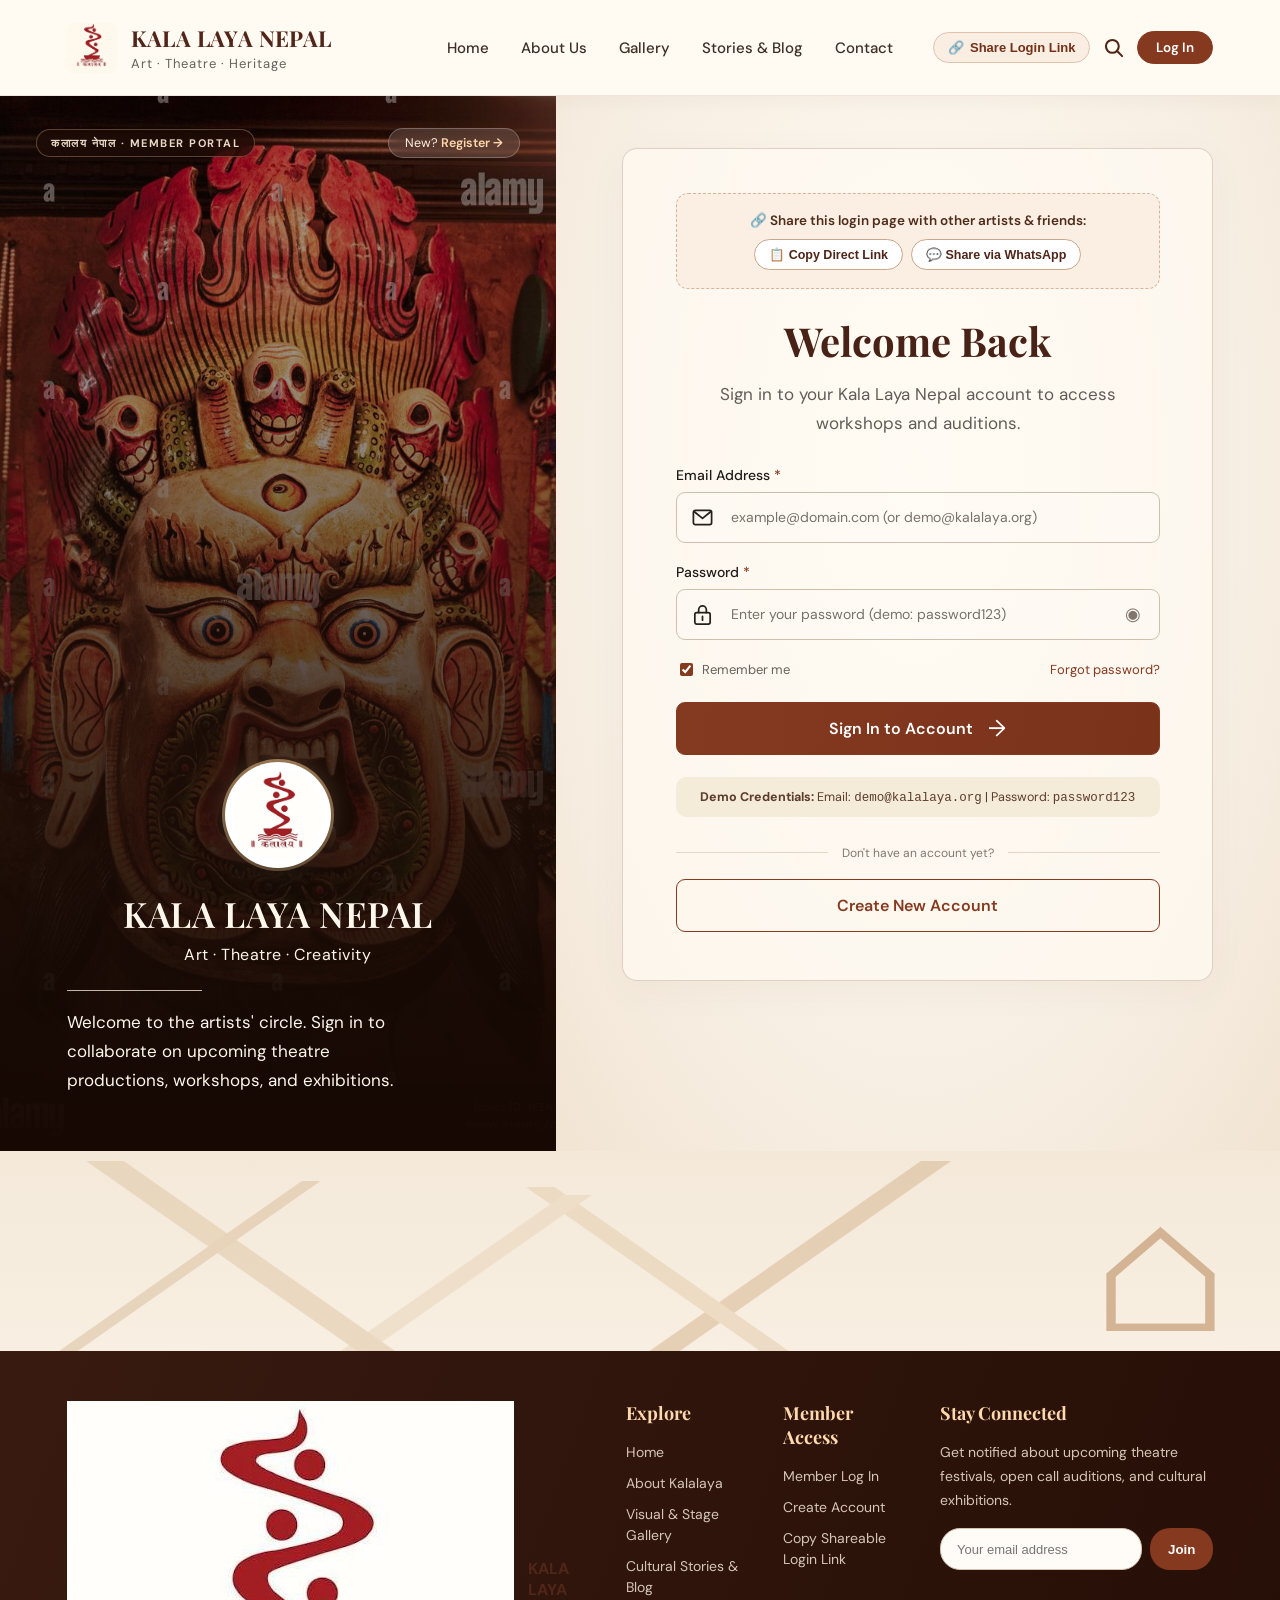
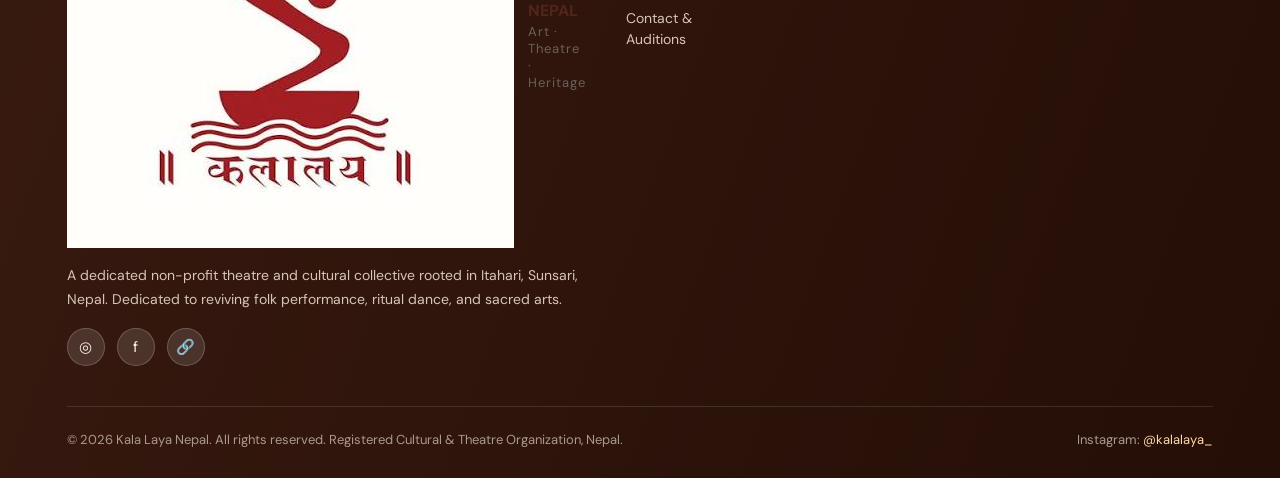
<file: login.html>
<!DOCTYPE html>
<html lang="en">
<head>
  <meta charset="UTF-8">
  <meta name="viewport" content="width=device-width, initial-scale=1.0">
  <meta name="description" content="Log in to Kala Laya Nepal — access member features, theatre auditions, workshops, and artist community.">
  <title>Member Login | Kala Laya Nepal</title>
  <link rel="preconnect" href="https://fonts.googleapis.com">
  <link rel="preconnect" href="https://fonts.gstatic.com" crossorigin>
  <link href="https://fonts.googleapis.com/css2?family=DM+Sans:wght@400;500;600;700&family=Playfair+Display:ital,wght@0,600;0,700;1,600&display=swap" rel="stylesheet">
  <link rel="stylesheet" href="style.css">
</head>
<body>
  <!-- Global Header -->
  <header class="site-header">
    <a class="brand" href="index.html" aria-label="Kala Laya Nepal Home">
      <img src="logo.jpg" alt="Kala Laya Nepal Logo" class="brand-logo-img">
      <span class="brand-copy">
        <strong>KALA LAYA NEPAL</strong>
        <small>Art · Theatre · Heritage</small>
      </span>
    </a>
    <nav class="main-nav" aria-label="Main navigation">
      <a href="index.html">Home</a>
      <a href="about.html">About Us</a>
      <a href="gallery.html">Gallery</a>
      <a href="blog.html">Stories &amp; Blog</a>
      <a href="contact.html">Contact</a>
    </nav>
    <div class="header-actions">
      <button class="share-link-btn btn-copy-login-link" type="button" title="Copy Login Link">
        <span>🔗</span> Share Login Link
      </button>
      <button class="icon-button" type="button" aria-label="Search site" id="searchButton">
        <svg viewBox="0 0 24 24"><circle cx="10.8" cy="10.8" r="6.7"/><path d="m16 16 5 5"/></svg>
      </button>
      <a class="header-login-btn" href="login.html" id="headerLoginBtn" style="background:var(--rust); color:white;">Log In</a>
      <div class="header-user-badge">
        <div class="header-user-avatar">KL</div>
        <span class="header-user-info">Member</span>
        <button class="logout-btn" type="button">Log Out</button>
      </div>
      <button class="menu-toggle" id="menuToggle" aria-label="Toggle navigation" aria-expanded="false">☰</button>
    </div>
  </header>

  <main>
    <section class="registration-layout">
      <!-- Culture Cover Panel -->
      <aside class="culture-panel" aria-label="Kala Laya Nepal member access">
        <div class="culture-overlay"></div>
        <div class="cover-top-actions">
          <span class="cover-eyebrow">कलालय नेपाल · MEMBER PORTAL</span>
          <a href="index.html#register" class="cover-login-link">New? <strong>Register &rarr;</strong></a>
        </div>
        <div class="culture-content">
          <div class="culture-logo-badge">
            <img src="logo.jpg" alt="Kala Laya Nepal Logo" class="culture-logo-img">
          </div>
          <h2>KALA LAYA NEPAL</h2>
          <p class="culture-tagline">Art · Theatre · Creativity</p>
          <span class="short-rule"></span>
          <p class="culture-description">Welcome to the artists' circle. Sign in to collaborate on upcoming theatre productions, workshops, and exhibitions.</p>
          <div class="lotus-decoration" aria-hidden="true">❀</div>
        </div>
      </aside>

      <!-- Login Form Side -->
      <section class="form-side" aria-labelledby="loginTitle">
        <div class="form-card">
          <!-- Share Link Box on top for immediate sharing -->
          <div class="share-link-box" style="margin-top:0; margin-bottom:28px;">
            <p>🔗 Share this login page with other artists &amp; friends:</p>
            <div class="share-link-actions">
              <button class="share-action-btn btn-copy-login-link" type="button">📋 Copy Direct Link</button>
              <button class="share-action-btn btn-share-whatsapp" type="button">💬 Share via WhatsApp</button>
            </div>
          </div>

          <h1 id="loginTitle">Welcome Back</h1>
          <p class="form-intro">Sign in to your Kala Laya Nepal account to access workshops and auditions.</p>

          <form id="pageLoginForm" novalidate>
            <div class="field">
              <label for="pageEmail">Email Address <span>*</span></label>
              <div class="input-wrap">
                <svg viewBox="0 0 24 24" aria-hidden="true"><rect x="2.5" y="4.5" width="19" height="15" rx="2"/><path d="m3.5 6 8.5 7 8.5-7"/></svg>
                <input id="pageEmail" type="email" placeholder="example@domain.com (or demo@kalalaya.org)" autocomplete="email" required>
              </div>
              <small class="error-message" id="pageEmailError"></small>
            </div>

            <div class="field">
              <label for="pagePassword">Password <span>*</span></label>
              <div class="input-wrap">
                <svg viewBox="0 0 24 24" aria-hidden="true"><rect x="4" y="10" width="16" height="12" rx="2"/><path d="M8 10V7a4 4 0 0 1 8 0v3M12 14v4"/></svg>
                <input id="pagePassword" type="password" placeholder="Enter your password (demo: password123)" autocomplete="current-password" required>
                <button class="visibility-toggle" type="button" data-target="pagePassword" aria-label="Show password">◉</button>
              </div>
              <small class="error-message" id="pagePasswordError"></small>
            </div>

            <div class="modal-actions-row" style="margin: 10px 0 18px;">
              <label class="remember-label"><input type="checkbox" checked> Remember me</label>
              <a href="#forgot" class="forgot-link">Forgot password?</a>
            </div>

            <button class="primary-button" type="submit">Sign In to Account <span aria-hidden="true">&rarr;</span></button>
            <p class="form-status" id="pageLoginStatus" role="status" aria-live="polite"></p>

            <div style="margin-top:22px; padding:12px; background:#f5ebd9; border-radius:10px; font-size:12.5px; color:#5b3c2a; text-align:center;">
              <strong>Demo Credentials:</strong> Email: <code>demo@kalalaya.org</code> | Password: <code>password123</code>
            </div>
          </form>

          <div class="login-divider"><span></span><p>Don't have an account yet?</p><span></span></div>
          <a class="secondary-button" href="index.html#register">Create New Account</a>
        </div>
      </section>
    </section>

    <!-- Mountain Art Footer Silhouette -->
    <section class="mountain-footer-art" aria-hidden="true">
      <div class="mountain-ranges"></div>
      <div class="temple-art">⌂</div>
    </section>
  </main>

  <!-- Global Footer -->
  <footer class="site-footer">
    <div class="footer-top">
      <div class="footer-col">
        <a class="footer-brand" href="index.html">
          <img src="logo.jpg" alt="Kala Laya Nepal Logo" class="footer-logo-img">
          <span><strong>KALA LAYA NEPAL</strong><small>Art · Theatre · Heritage</small></span>
        </a>
        <p style="margin-top:16px;">A dedicated non-profit theatre and cultural collective rooted in Itahari, Sunsari, Nepal. Dedicated to reviving folk performance, ritual dance, and sacred arts.</p>
        <div class="footer-social-row">
          <a class="social-icon-btn" href="https://www.instagram.com/kalalaya_?rpxt=cjI1ZmZ6bnA2a3Ny" target="_blank" rel="noopener noreferrer" title="Instagram @kalalaya_">◎</a>
          <a class="social-icon-btn" href="https://www.facebook.com/kalalayanepal" target="_blank" rel="noopener noreferrer" title="Facebook">f</a>
          <button class="social-icon-btn btn-copy-login-link" type="button" title="Copy Login Link">🔗</button>
        </div>
      </div>

      <div class="footer-col">
        <h4>Explore</h4>
        <ul class="footer-links-list">
          <li><a href="index.html">Home</a></li>
          <li><a href="about.html">About Kalalaya</a></li>
          <li><a href="gallery.html">Visual &amp; Stage Gallery</a></li>
          <li><a href="blog.html">Cultural Stories &amp; Blog</a></li>
          <li><a href="contact.html">Contact &amp; Auditions</a></li>
        </ul>
      </div>

      <div class="footer-col">
        <h4>Member Access</h4>
        <ul class="footer-links-list">
          <li><a href="login.html">Member Log In</a></li>
          <li><a href="index.html#register">Create Account</a></li>
          <li><a href="javascript:void(0)" class="btn-copy-login-link">Copy Shareable Login Link</a></li>
        </ul>
      </div>

      <div class="footer-col">
        <h4>Stay Connected</h4>
        <p>Get notified about upcoming theatre festivals, open call auditions, and cultural exhibitions.</p>
        <form id="newsletterForm" style="display:flex; gap:8px;">
          <input type="email" placeholder="Your email address" required style="flex:1; min-height:42px; border-radius:20px; border:1px solid #d5c3b1; padding:0 16px; background:#fffcf8; outline:none; font-size:13px;">
          <button type="submit" style="min-height:42px; border-radius:20px; border:0; background:var(--rust); color:white; padding:0 18px; font-weight:600; cursor:pointer;">Join</button>
        </form>
      </div>
    </div>

    <div class="footer-bottom">
      <div>&copy; 2026 Kala Laya Nepal. All rights reserved. Registered Cultural &amp; Theatre Organization, Nepal.</div>
      <div>Instagram: <a href="https://www.instagram.com/kalalaya_?rpxt=cjI1ZmZ6bnA2a3Ny" target="_blank" style="color:#ffd8ae;">@kalalaya_</a></div>
    </div>
  </footer>

  <div id="toastContainer" class="toast-container"></div>
  <script src="script.js"></script>
</body>
</html>
</file>
<file: style.css>
* { box-sizing: border-box; }
:root {
  --brown: #512619; --rust: #85391f; --rust-dark: #713018;
  --cream: #f8f2e8; --cream-light: #fffaf2; --line: #d7c9b9;
  --text: #201b18; --muted: #68615c;
}
html { scroll-behavior: smooth; }
body { margin: 0; color: var(--text); background: var(--cream); font-family: "DM Sans", Arial, sans-serif; }
a { color: inherit; text-decoration: none; }
.site-header { min-height: 96px; display: flex; align-items: center; justify-content: space-between; gap: 24px; padding: 16px 5.2%; background: rgba(255,250,242,.98); position: sticky; top: 0; z-index: 100; border-bottom: 1px solid rgba(90,52,34,.1); backdrop-filter: blur(12px); box-shadow: 0 4px 20px rgba(50,25,15,.04); }
.brand, .footer-brand { display: flex; align-items: center; gap: 14px; color: var(--brown); flex-shrink: 0; }
.brand-logo-img { width: 50px; height: 50px; object-fit: contain; border-radius: 8px; mix-blend-mode: multiply; transition: transform .3s cubic-bezier(.34,1.56,.64,1); flex-shrink: 0; }
.brand:hover .brand-logo-img { transform: scale(1.08) rotate(-2deg); }
.brand-copy, .footer-brand span { display: flex; flex-direction: column; gap: 2px; }
.brand-copy strong { font: 700 22px "Playfair Display", Georgia, serif; letter-spacing: .4px; white-space: nowrap; }
.brand-copy small, .footer-brand small { font-size: 13px; letter-spacing: 1px; color: var(--muted); }
.main-nav { display: flex; align-items: center; gap: clamp(16px, 2.5vw, 36px); margin-left: auto; }
.main-nav a { font-size: 15px; font-weight: 500; padding: 10px 0; position: relative; white-space: nowrap; color: #3d2f28; transition: color .2s; }
.main-nav a:hover, .main-nav a.active { color: var(--rust); font-weight: 600; }
.main-nav a.active::after { content: ""; height: 2.5px; background: var(--rust); position: absolute; bottom: 0; left: 0; right: 0; border-radius: 2px; }
.header-actions { display: flex; align-items: center; gap: 12px; margin-left: 16px; }
.share-link-btn { display: inline-flex; align-items: center; gap: 6px; padding: 7px 14px; font-size: 13px; font-weight: 600; color: #733118; background: #faede2; border: 1px solid #dfc3af; border-radius: 24px; cursor: pointer; transition: all .2s; white-space: nowrap; }
.share-link-btn:hover { background: #eed7c5; transform: translateY(-1px); }
.header-login-btn { display: inline-flex; align-items: center; justify-content: center; padding: 7px 18px; font-size: 13.5px; font-weight: 600; color: var(--rust); border: 1.5px solid var(--rust); border-radius: 24px; background: transparent; transition: all .25s ease; white-space: nowrap; cursor: pointer; }
.header-login-btn:hover { background: var(--rust); color: #fff; transform: translateY(-1px); box-shadow: 0 4px 14px rgba(133,57,31,.25); }
.header-user-badge { display: none; align-items: center; gap: 10px; padding: 4px 12px 4px 6px; background: rgba(133,57,31,.08); border: 1px solid rgba(133,57,31,.2); border-radius: 30px; }
.header-user-avatar { width: 32px; height: 32px; border-radius: 50%; background: var(--rust); color: white; display: grid; place-items: center; font-weight: 700; font-size: 13px; }
.header-user-info { font-size: 13px; font-weight: 600; color: var(--brown); }
.logout-btn { background: none; border: 0; color: var(--rust); font-size: 12px; font-weight: 600; cursor: pointer; padding: 2px 6px; border-radius: 4px; }
.logout-btn:hover { text-decoration: underline; }
.icon-button { border: 0; padding: 0; background: none; display: grid; place-items: center; color: var(--brown); cursor: pointer; }
.icon-button svg { width: 23px; height: 23px; fill: none; stroke: currentColor; stroke-width: 2.2; stroke-linecap: round; stroke-linejoin: round; }
.menu-toggle { display: none; color: var(--brown); background: none; border: 0; font-size: 26px; cursor: pointer; }

/* Page Hero Header (Subpages) */
.page-hero-banner { position: relative; background: #230d06; color: #fff7ec; padding: 68px 5.2% 76px; text-align: center; overflow: hidden; }
.page-hero-bg { position: absolute; inset: 0; background-position: center; background-size: cover; opacity: .28; filter: brightness(.8); }
.page-hero-overlay { position: absolute; inset: 0; background: linear-gradient(180deg, rgba(25,10,5,.55) 0%, rgba(35,13,6,.95) 100%); }
.page-hero-content { position: relative; z-index: 2; max-width: 820px; margin: 0 auto; }
.page-hero-tag { display: inline-flex; align-items: center; gap: 8px; font-size: 11.5px; font-weight: 700; letter-spacing: 2px; text-transform: uppercase; color: #ffdcab; background: rgba(255,255,255,.1); border: 1px solid rgba(255,220,171,.35); padding: 6px 16px; border-radius: 20px; backdrop-filter: blur(6px); margin-bottom: 16px; }
.page-hero-title { font: 700 clamp(32px, 4.5vw, 52px) "Playfair Display", Georgia, serif; margin: 0 0 16px; line-height: 1.2; letter-spacing: .5px; }
.page-hero-desc { font-size: clamp(16px, 1.8vw, 19px); line-height: 1.7; color: #ebdcd0; margin: 0 auto; max-width: 680px; }

/* Home Hero Section */
.home-hero { position: relative; min-height: 85vh; display: flex; align-items: center; padding: 70px 5.2%; background: #1c0903 url("theatre-stage.jpg") center/cover no-repeat; color: #fff7ec; overflow: hidden; }
.home-hero-overlay { position: absolute; inset: 0; background: linear-gradient(100deg, rgba(18,6,2,.95) 0%, rgba(25,8,3,.88) 45%, rgba(20,7,2,.7) 100%); }
.home-hero-content { position: relative; z-index: 2; max-width: 760px; }
.home-hero-badge { display: inline-flex; align-items: center; gap: 10px; padding: 7px 18px; border-radius: 30px; background: rgba(212,157,66,.18); border: 1px solid rgba(212,157,66,.5); font-size: 12.5px; font-weight: 600; letter-spacing: 1.5px; text-transform: uppercase; color: #ffd699; margin-bottom: 24px; backdrop-filter: blur(8px); }
.home-hero-badge span { font-size: 16px; }
.home-hero h1 { font: 700 clamp(38px, 5.2vw, 64px) "Playfair Display", Georgia, serif; line-height: 1.15; margin: 0 0 22px; color: #fffaf2; text-shadow: 0 4px 20px rgba(0,0,0,.6); }
.home-hero h1 em { font-style: normal; color: #f5b75f; }
.home-hero p { font-size: clamp(17px, 2vw, 20px); line-height: 1.7; color: #ebd8c7; margin: 0 0 34px; max-width: 660px; }
.home-hero-ctas { display: flex; align-items: center; gap: 16px; flex-wrap: wrap; }
.btn-primary { display: inline-flex; align-items: center; gap: 10px; padding: 14px 28px; background: linear-gradient(105deg, #aa381e, #8c2b14); color: white; font-weight: 600; font-size: 16px; border-radius: 30px; border: 1px solid #c24729; cursor: pointer; transition: all .25s ease; box-shadow: 0 8px 24px rgba(170,56,30,.4); text-decoration: none; }
.btn-primary:hover { background: #71210e; transform: translateY(-2px); box-shadow: 0 12px 30px rgba(170,56,30,.55); }
.btn-secondary { display: inline-flex; align-items: center; gap: 10px; padding: 14px 28px; background: rgba(255,255,255,.12); color: #fff7ec; font-weight: 600; font-size: 16px; border-radius: 30px; border: 1.5px solid rgba(255,255,255,.35); cursor: pointer; transition: all .25s ease; backdrop-filter: blur(8px); text-decoration: none; }
.btn-secondary:hover { background: rgba(255,255,255,.25); border-color: #ffd699; color: #fff; transform: translateY(-2px); }

/* Quick Share Bar on Home */
.quick-share-strip { background: linear-gradient(90deg, #3d1b10, #281008); color: #fff2e0; padding: 14px 5.2%; display: flex; align-items: center; justify-content: space-between; gap: 20px; flex-wrap: wrap; border-bottom: 1px solid rgba(255,255,255,.1); font-size: 14px; }
.quick-share-strip .strip-label { display: flex; align-items: center; gap: 10px; font-weight: 600; }
.quick-share-strip .strip-actions { display: flex; align-items: center; gap: 12px; }
.btn-share-inline { background: rgba(255,255,255,.15); color: #fff; border: 1px solid rgba(255,255,255,.3); padding: 6px 14px; border-radius: 20px; font-size: 13px; font-weight: 600; cursor: pointer; transition: all .2s; }
.btn-share-inline:hover { background: #d49d42; color: #230d06; border-color: #d49d42; }

/* Stats Bar */
.stats-section { padding: 48px 5.2%; background: #fbf5ec; border-bottom: 1px solid #e5d8c8; }
.stats-grid { display: grid; grid-template-columns: repeat(4, 1fr); gap: 28px; max-width: 1200px; margin: 0 auto; text-align: center; }
.stat-card { padding: 12px; }
.stat-number { font: 700 42px "Playfair Display", Georgia, serif; color: var(--rust); margin: 0 0 6px; line-height: 1; }
.stat-label { font-size: 14px; font-weight: 600; color: #4e443e; letter-spacing: .5px; margin: 0; text-transform: uppercase; }

/* Section Containers & Typography */
.content-section { padding: 84px 5.2%; position: relative; }
.section-header { text-align: center; max-width: 760px; margin: 0 auto 52px; }
.section-tag { display: inline-block; font-size: 12px; font-weight: 700; letter-spacing: 2px; text-transform: uppercase; color: var(--rust); background: rgba(133,57,31,.08); padding: 5px 14px; border-radius: 20px; margin-bottom: 12px; }
.section-title { font: 700 clamp(28px, 3.6vw, 42px) "Playfair Display", Georgia, serif; color: #36170d; margin: 0 0 14px; line-height: 1.25; }
.section-desc { font-size: 17px; line-height: 1.7; color: #5f554e; margin: 0; }

/* Pillar Cards (Home) */
.pillars-grid { display: grid; grid-template-columns: repeat(auto-fit, minmax(280px, 1fr)); gap: 32px; max-width: 1280px; margin: 0 auto; }
.pillar-card { background: #fffdf9; border: 1px solid #e6d8c8; border-radius: 18px; overflow: hidden; box-shadow: 0 8px 30px rgba(70,35,18,.06); transition: transform .3s ease, box-shadow .3s ease; display: flex; flex-direction: column; }
.pillar-card:hover { transform: translateY(-6px); box-shadow: 0 16px 40px rgba(70,35,18,.12); border-color: #d4a77e; }
.pillar-img-wrap { height: 220px; overflow: hidden; position: relative; }
.pillar-img-wrap img { width: 100%; height: 100%; object-fit: cover; transition: transform .45s ease; }
.pillar-card:hover .pillar-img-wrap img { transform: scale(1.06); }
.pillar-badge { position: absolute; top: 14px; left: 14px; background: rgba(30,12,6,.85); color: #ffd699; padding: 4px 12px; border-radius: 14px; font-size: 11px; font-weight: 700; letter-spacing: 1px; backdrop-filter: blur(4px); }
.pillar-body { padding: 26px 26px 30px; display: flex; flex-direction: column; flex-grow: 1; }
.pillar-body h3 { font: 700 22px "Playfair Display", Georgia, serif; color: #3a1a10; margin: 0 0 10px; }
.pillar-body p { font-size: 15px; line-height: 1.65; color: #645b54; margin: 0 0 20px; flex-grow: 1; }
.pillar-link { font-size: 14px; font-weight: 600; color: var(--rust); display: inline-flex; align-items: center; gap: 6px; transition: gap .2s; }
.pillar-link:hover { gap: 10px; text-decoration: underline; }

/* Cultural Showcase Strip / Instagram Connect */
.insta-showcase { background: linear-gradient(135deg, #2b1107, #1b0a04); color: #fffaf2; padding: 70px 5.2%; position: relative; overflow: hidden; }
.insta-showcase-inner { max-width: 1200px; margin: 0 auto; display: grid; grid-template-columns: 1fr 1fr; gap: 48px; align-items: center; }
.insta-info h2 { font: 700 36px "Playfair Display", Georgia, serif; margin: 0 0 16px; color: #fff5ea; }
.insta-info p { font-size: 16px; line-height: 1.7; color: #d8c7b8; margin: 0 0 26px; }
.insta-links-box { display: flex; gap: 14px; flex-wrap: wrap; }
.btn-insta { display: inline-flex; align-items: center; gap: 10px; padding: 12px 24px; background: linear-gradient(45deg, #f09433, #e6683c 25%, #dc2743 50%, #cc2366 75%, #bc1888 100%); color: white; font-weight: 600; font-size: 14.5px; border-radius: 26px; text-decoration: none; box-shadow: 0 6px 20px rgba(220,39,67,.35); transition: transform .2s; }
.btn-insta:hover { transform: translateY(-2px); }
.btn-facebook { display: inline-flex; align-items: center; gap: 10px; padding: 12px 24px; background: #1877f2; color: white; font-weight: 600; font-size: 14.5px; border-radius: 26px; text-decoration: none; box-shadow: 0 6px 20px rgba(24,119,242,.35); transition: transform .2s; }
.btn-facebook:hover { transform: translateY(-2px); }
.insta-visual-grid { display: grid; grid-template-columns: 1fr 1fr; gap: 16px; }
.insta-thumb { height: 160px; border-radius: 12px; overflow: hidden; box-shadow: 0 8px 24px rgba(0,0,0,.4); position: relative; }
.insta-thumb img { width: 100%; height: 100%; object-fit: cover; transition: transform .3s; }
.insta-thumb:hover img { transform: scale(1.08); }

/* Gallery Page & Interactive Filter */
.gallery-filter-bar { display: flex; align-items: center; justify-content: center; gap: 10px; flex-wrap: wrap; margin-bottom: 40px; }
.filter-btn { padding: 9px 20px; border-radius: 30px; border: 1px solid #d5c3b1; background: #fffcf8; color: #51443d; font-size: 14px; font-weight: 600; cursor: pointer; transition: all .2s; }
.filter-btn:hover, .filter-btn.active { background: var(--rust); color: white; border-color: var(--rust); transform: translateY(-1px); box-shadow: 0 4px 14px rgba(133,57,31,.2); }
.gallery-grid { display: grid; grid-template-columns: repeat(auto-fill, minmax(320px, 1fr)); gap: 26px; max-width: 1280px; margin: 0 auto; }
.gallery-item { position: relative; border-radius: 16px; overflow: hidden; background: #230d06; aspect-ratio: 4/3; cursor: pointer; box-shadow: 0 8px 24px rgba(60,30,15,.08); }
.gallery-item img { width: 100%; height: 100%; object-fit: cover; transition: transform .5s cubic-bezier(.25,1,.5,1), filter .4s ease; display: block; }
.gallery-item-overlay { position: absolute; inset: 0; background: linear-gradient(180deg, transparent 40%, rgba(20,8,3,.88) 85%, #150602 100%); display: flex; flex-direction: column; justify-content: flex-end; padding: 22px; opacity: 0; transition: opacity .3s ease; color: white; }
.gallery-item:hover img { transform: scale(1.08); filter: brightness(.9); }
.gallery-item:hover .gallery-item-overlay { opacity: 1; }
.gallery-tag { display: inline-block; align-self: flex-start; font-size: 11px; font-weight: 700; text-transform: uppercase; letter-spacing: 1px; color: #ffd699; background: rgba(255,255,255,.15); padding: 3px 10px; border-radius: 12px; margin-bottom: 6px; }
.gallery-title { font: 700 20px "Playfair Display", Georgia, serif; margin: 0 0 4px; color: #fffaf2; }
.gallery-sub { font-size: 13px; color: #d7c8bd; margin: 0; }

/* Lightbox Modal */
.lightbox-overlay { position: fixed; inset: 0; z-index: 1200; background: rgba(14,5,2,.94); backdrop-filter: blur(12px); display: flex; align-items: center; justify-content: center; padding: 24px; opacity: 0; visibility: hidden; transition: all .3s ease; }
.lightbox-overlay.open { opacity: 1; visibility: visible; }
.lightbox-content { position: relative; max-width: 1000px; max-height: 90vh; width: 100%; display: flex; flex-direction: column; align-items: center; }
.lightbox-content img { max-width: 100%; max-height: 75vh; object-fit: contain; border-radius: 12px; box-shadow: 0 20px 60px rgba(0,0,0,.7); }
.lightbox-caption { text-align: center; color: #fffaf2; margin-top: 16px; }
.lightbox-caption h3 { font: 700 24px "Playfair Display", serif; margin: 0 0 6px; }
.lightbox-caption p { font-size: 14px; color: #d0c0b3; margin: 0; }
.lightbox-close { position: absolute; top: -44px; right: 0; background: none; border: 0; color: #fff; font-size: 32px; cursor: pointer; }

/* Blog Page & Reader Modal */
.blog-search-bar { max-width: 540px; margin: 0 auto 36px; display: flex; gap: 10px; }
.blog-search-input { flex: 1; min-height: 48px; border: 1px solid #cdbfaf; border-radius: 24px; padding: 0 20px; font-size: 15px; font-family: inherit; background: #fffcf8; outline: none; }
.blog-search-input:focus { border-color: var(--rust); box-shadow: 0 0 0 3px rgba(133,57,31,.12); }
.blog-grid { display: grid; grid-template-columns: repeat(auto-fit, minmax(320px, 1fr)); gap: 32px; max-width: 1280px; margin: 0 auto; }
.blog-card { background: #fffcf8; border: 1px solid #e7dacf; border-radius: 18px; overflow: hidden; box-shadow: 0 8px 30px rgba(60,30,15,.06); display: flex; flex-direction: column; transition: transform .3s, box-shadow .3s; }
.blog-card:hover { transform: translateY(-5px); box-shadow: 0 16px 40px rgba(60,30,15,.12); border-color: #d6af8a; }
.blog-img-wrap { height: 210px; overflow: hidden; position: relative; }
.blog-img-wrap img { width: 100%; height: 100%; object-fit: cover; transition: transform .4s; }
.blog-card:hover .blog-img-wrap img { transform: scale(1.06); }
.blog-meta-badge { position: absolute; top: 14px; left: 14px; background: rgba(30,10,4,.85); color: #ffe4be; padding: 4px 12px; border-radius: 14px; font-size: 11px; font-weight: 700; letter-spacing: 1px; }
.blog-body { padding: 26px; display: flex; flex-direction: column; flex-grow: 1; }
.blog-date { font-size: 13px; color: #8a7c73; margin: 0 0 10px; }
.blog-title { font: 700 22px "Playfair Display", Georgia, serif; color: #3b1c12; margin: 0 0 12px; line-height: 1.35; }
.blog-excerpt { font-size: 15px; line-height: 1.65; color: #645a53; margin: 0 0 22px; flex-grow: 1; }
.blog-read-btn { align-self: flex-start; background: none; border: 0; color: var(--rust); font-weight: 700; font-size: 14px; cursor: pointer; display: inline-flex; align-items: center; gap: 6px; padding: 0; }
.blog-read-btn:hover { text-decoration: underline; }

/* Article Modal */
.article-modal-overlay { position: fixed; inset: 0; z-index: 1200; background: rgba(22,9,4,.78); backdrop-filter: blur(8px); display: flex; align-items: center; justify-content: center; padding: 20px; opacity: 0; visibility: hidden; transition: all .3s ease; }
.article-modal-overlay.open { opacity: 1; visibility: visible; }
.article-modal-card { position: relative; width: 100%; max-width: 800px; max-height: 88vh; overflow-y: auto; background: #fffcf7; border: 1px solid #d5c3b1; border-radius: 20px; padding: 40px; box-shadow: 0 25px 60px rgba(0,0,0,.4); }
.article-modal-card h2 { font: 700 clamp(24px, 3vw, 36px) "Playfair Display", serif; color: #401d12; margin: 16px 0 12px; line-height: 1.25; }
.article-modal-card .article-modal-img { width: 100%; height: 320px; object-fit: cover; border-radius: 12px; margin: 16px 0 24px; }
.article-modal-card .article-body-text { font-size: 16px; line-height: 1.8; color: #433934; }
.article-modal-card .article-body-text p { margin-bottom: 18px; }

/* About Us Page Content */
.about-grid { display: grid; grid-template-columns: 1fr 1fr; gap: 54px; align-items: center; max-width: 1240px; margin: 0 auto 70px; }
.about-img-box { position: relative; border-radius: 20px; overflow: hidden; box-shadow: 0 16px 45px rgba(60,25,12,.15); }
.about-img-box img { width: 100%; display: block; }
.about-badge-float { position: absolute; bottom: 20px; right: 20px; background: rgba(35,14,7,.9); color: #ffd699; padding: 14px 22px; border-radius: 16px; border: 1px solid rgba(255,214,153,.4); backdrop-filter: blur(8px); }
.about-badge-float strong { display: block; font: 700 24px "Playfair Display", serif; color: #fff; }
.about-text h2 { font: 700 36px "Playfair Display", Georgia, serif; color: #3b1b11; margin: 0 0 18px; line-height: 1.25; }
.about-text p { font-size: 16.5px; line-height: 1.75; color: #584c45; margin: 0 0 18px; }
.timeline-section { max-width: 900px; margin: 50px auto 0; }
.timeline-item { display: flex; gap: 24px; margin-bottom: 32px; }
.timeline-year { font: 700 22px "Playfair Display", serif; color: var(--rust); min-width: 70px; }
.timeline-desc { background: #fffcf8; border: 1px solid #e3d5c6; border-radius: 14px; padding: 18px 24px; flex: 1; box-shadow: 0 4px 16px rgba(0,0,0,.03); }
.timeline-desc h4 { margin: 0 0 6px; font-size: 17px; color: #3a1b11; }
.timeline-desc p { margin: 0; font-size: 14.5px; color: #625851; line-height: 1.6; }

/* Contact Us Page Content */
.contact-grid { display: grid; grid-template-columns: 1.1fr .9fr; gap: 48px; max-width: 1240px; margin: 0 auto; }
.contact-card { background: #fffcf8; border: 1px solid #e3d5c6; border-radius: 20px; padding: 42px 38px; box-shadow: 0 12px 35px rgba(60,30,15,.06); }
.contact-card h2 { font: 700 30px "Playfair Display", Georgia, serif; color: #3c1c11; margin: 0 0 10px; }
.contact-card p.intro { font-size: 15.5px; color: #645a53; line-height: 1.6; margin: 0 0 28px; }
.contact-info-list { display: flex; flex-direction: column; gap: 20px; }
.contact-info-item { display: flex; gap: 16px; align-items: flex-start; }
.contact-icon { width: 44px; height: 44px; border-radius: 12px; background: rgba(133,57,31,.1); color: var(--rust); display: grid; place-items: center; font-size: 20px; flex-shrink: 0; }
.contact-details h4 { margin: 0 0 4px; font-size: 16px; color: #3a1a10; }
.contact-details p { margin: 0; font-size: 14px; color: #61564f; line-height: 1.5; }
.contact-details a { color: var(--rust); font-weight: 600; }
.contact-details a:hover { text-decoration: underline; }

/* FAQ Accordion */
.faq-section { max-width: 860px; margin: 60px auto 0; }
.faq-item { background: #fffcf8; border: 1px solid #e2d4c5; border-radius: 14px; margin-bottom: 14px; overflow: hidden; transition: border-color .2s; }
.faq-question { width: 100%; padding: 20px 24px; text-align: left; background: none; border: 0; font: 600 16.5px "DM Sans", sans-serif; color: #381a10; display: flex; justify-content: space-between; align-items: center; cursor: pointer; }
.faq-chevron { font-size: 18px; transition: transform .3s; }
.faq-item.open .faq-chevron { transform: rotate(180deg); }
.faq-answer { display: none; padding: 0 24px 22px; font-size: 15px; line-height: 1.65; color: #5d534c; border-top: 1px solid #f1e5d7; padding-top: 16px; }
.faq-item.open .faq-answer { display: block; }

/* Toast Notification */
.toast-container { position: fixed; bottom: 28px; right: 28px; z-index: 2000; display: flex; flex-direction: column; gap: 10px; pointer-events: none; }
.toast-msg { pointer-events: auto; background: #230d06; color: #fffaf2; border: 1px solid #d49d42; border-radius: 12px; padding: 14px 22px; font-size: 14px; font-weight: 500; display: flex; align-items: center; gap: 12px; box-shadow: 0 10px 30px rgba(0,0,0,.4); transform: translateY(20px); opacity: 0; transition: all .3s cubic-bezier(.34,1.56,.64,1); }
.toast-msg.show { transform: translateY(0); opacity: 1; }
.toast-msg.success { border-color: #55a86a; }

/* Registration / Login Dedicated Layouts */
.registration-layout { display: grid; grid-template-columns: 43.4% 56.6%; align-items: stretch; min-height: 1055px; background: #f4e9d9; }
.culture-panel { min-height: 1055px; position: relative; overflow: hidden; color: #fff7ec; background: #230d06 url("cover-bg.jpg") center top / cover no-repeat; display: flex; flex-direction: column; justify-content: space-between; }
.culture-overlay { position: absolute; inset: 0; background: linear-gradient(180deg, rgba(20,8,4,.35) 0%, rgba(24,10,5,.45) 30%, rgba(32,14,7,.82) 62%, rgba(22,9,4,.95) 86%, #170803 100%); pointer-events: none; }
.cover-top-actions { position: relative; z-index: 2; display: flex; align-items: center; justify-content: space-between; gap: 12px; padding: 32px 36px 0; }
.cover-eyebrow { font-size: 11px; font-weight: 700; letter-spacing: 1.5px; color: rgba(255,238,218,.9); background: rgba(30,12,6,.65); border: 1px solid rgba(220,175,128,.35); padding: 6px 14px; border-radius: 20px; backdrop-filter: blur(10px); }
.cover-login-link { font-size: 12.5px; color: #fff1df; background: rgba(255,255,255,.12); border: 1px solid rgba(255,255,255,.25); padding: 6px 16px; border-radius: 20px; backdrop-filter: blur(10px); transition: all .25s ease; white-space: nowrap; }
.cover-login-link strong { color: #ffd8ae; font-weight: 600; }
.cover-login-link:hover { background: rgba(255,255,255,.22); border-color: rgba(255,216,174,.7); transform: translateY(-1px); box-shadow: 0 4px 14px rgba(0,0,0,.3); }
.culture-content { position: relative; z-index: 2; padding: 40px 12% 56px; margin-top: auto; }
.culture-logo-badge { width: 106px; height: 106px; margin: 0 auto 22px; border-radius: 50%; background: #fff; padding: 8px; box-shadow: 0 12px 30px rgba(0,0,0,.6), 0 0 0 3px rgba(224,180,128,.65), 0 0 25px rgba(224,180,128,.35); display: flex; align-items: center; justify-content: center; transition: transform .35s cubic-bezier(.34,1.56,.64,1), box-shadow .35s ease; }
.culture-logo-badge:hover { transform: translateY(-4px) scale(1.06); box-shadow: 0 16px 36px rgba(0,0,0,.7), 0 0 0 4px rgba(245,205,155,.95), 0 0 35px rgba(224,180,128,.55); }
.culture-logo-img { width: 100%; height: 100%; object-fit: contain; border-radius: 50%; display: block; }
.culture-content h2 { font: 600 clamp(25px, 3vw, 35px) "Playfair Display", Georgia, serif; text-align: center; margin: 0 0 7px; letter-spacing: .6px; }
.culture-tagline { text-align: center; margin: 0; font-size: 16px; letter-spacing: .5px; }
.short-rule { display: block; width: 135px; height: 1px; background: rgba(255,240,220,.75); margin: 25px 0 17px; }
.culture-description { max-width: 365px; font-size: 17px; line-height: 1.7; margin: 0; }
.lotus-decoration { position: absolute; left: -35px; bottom: -175px; font-size: 200px; line-height: 1; color: rgba(204,151,106,.25); transform: rotate(-20deg); pointer-events: none; }
.form-side { padding: 52px clamp(30px, 5.2vw, 76px); display: flex; align-items: flex-start; justify-content: center; background: radial-gradient(ellipse at 50% 35%, #fffaf2 0%, #f7eee2 68%, #f1e4d3 100%); }
.form-card { width: 100%; max-width: 650px; padding: 44px clamp(26px, 4.1vw, 58px) 48px; background: rgba(255,251,244,.68); border: 1px solid rgba(131,93,66,.25); border-radius: 15px; box-shadow: 0 10px 40px rgba(80,47,28,.04); }
.form-card h1 { font: 700 clamp(30px, 3.4vw, 40px) "Playfair Display", Georgia, serif; color: #482216; line-height: 1.2; text-align: center; margin: 0 0 15px; }
.form-intro { color: #625c57; font-size: 17px; line-height: 1.7; margin: 0 0 28px; text-align: center; }
.field { margin-bottom: 20px; }
.field > label { display: block; font-size: 14px; font-weight: 500; margin: 0 0 8px; }
.field > label span { color: var(--rust); }
.input-wrap { min-height: 51px; display: flex; align-items: center; gap: 15px; border: 1px solid #cdbfaf; border-radius: 9px; padding: 0 14px; background: rgba(255,255,255,.15); transition: border-color .2s, box-shadow .2s; }
.input-wrap:focus-within { border-color: var(--rust); box-shadow: 0 0 0 3px rgba(133,57,31,.1); }
.input-wrap > svg { width: 23px; height: 23px; flex: 0 0 23px; fill: none; stroke: #25201c; stroke-width: 1.8; stroke-linecap: round; stroke-linejoin: round; }
.input-wrap input, .input-wrap select, .input-wrap textarea { min-width: 0; width: 100%; border: 0; outline: 0; background: transparent; color: var(--text); font: inherit; font-size: 14px; }
.input-wrap textarea { padding: 12px 0; resize: vertical; min-height: 90px; }
.input-wrap input::placeholder, .input-wrap textarea::placeholder { color: #79716b; opacity: 1; }
.visibility-toggle { border: 0; background: transparent; cursor: pointer; color: #81766e; font-size: 18px; padding: 4px; }
.select-wrap { position: relative; }
.select-wrap select { appearance: none; cursor: pointer; }
.select-chevron { font-size: 24px; color: #29221d; line-height: 1; }
.hint { display: none; font-size: 12px; color: var(--muted); margin-top: 5px; }
.error-message { display: block; min-height: 0; color: #a52a1a; font-size: 12px; margin-top: 5px; }
.error-message:empty { display: none; }
.terms-row { display: flex; align-items: flex-start; gap: 10px; margin: 5px 0 2px; }
.terms-row input { appearance: none; width: 19px; height: 19px; flex: 0 0 19px; margin: 1px 0 0; border: 1.6px solid #342820; border-radius: 4px; background: transparent; cursor: pointer; }
.terms-row input:checked { background: var(--rust); border-color: var(--rust); }
.terms-row input:checked::after { content: "✓"; display: block; text-align: center; color: white; font-size: 14px; line-height: 17px; }
.terms-row label { font-size: 12px; line-height: 1.6; }
.terms-row a { color: var(--rust); }
.terms-row a:hover { text-decoration: underline; }
.terms-error { margin: 4px 0 0 29px; }
.primary-button, .secondary-button { width: 100%; min-height: 53px; border-radius: 9px; display: flex; align-items: center; justify-content: center; font: 600 16px "DM Sans", sans-serif; cursor: pointer; transition: background .2s, transform .2s; text-decoration: none; }
.primary-button { border: 1px solid var(--rust); background: linear-gradient(100deg, #843a20, #7b321b); color: white; margin-top: 23px; gap: 15px; }
.primary-button span { font-size: 23px; font-weight: 400; }
.primary-button:hover { background: #632914; transform: translateY(-1px); }
.secondary-button { border: 1px solid var(--rust); color: var(--rust); background: transparent; margin-top: 18px; }
.secondary-button:hover { color: white; background: var(--rust); }
.login-divider { display: flex; align-items: center; gap: 14px; margin-top: 28px; color: #817770; }
.login-divider span { height: 1px; background: #e1d6ca; flex: 1; }
.login-divider p { font-size: 12px; white-space: nowrap; margin: 0; }
.form-status { font-size: 13px; line-height: 1.5; margin: 10px 0 0; color: #326b42; }
.form-status:empty { display: none; }

/* Share Link Box on Login / Register */
.share-link-box { margin-top: 28px; padding: 18px; background: #faefe2; border: 1px dashed #d5b59a; border-radius: 12px; text-align: center; }
.share-link-box p { margin: 0 0 10px; font-size: 13.5px; font-weight: 600; color: #4e2b1b; }
.share-link-actions { display: flex; gap: 8px; justify-content: center; flex-wrap: wrap; }
.share-action-btn { display: inline-flex; align-items: center; gap: 6px; padding: 7px 14px; font-size: 12.5px; font-weight: 600; border-radius: 20px; border: 1px solid #c9a78a; background: white; color: var(--brown); cursor: pointer; transition: all .2s; text-decoration: none; }
.share-action-btn:hover { background: var(--rust); color: white; border-color: var(--rust); }

/* Mountain footer decoration */
.mountain-footer-art { height: 200px; overflow: hidden; position: relative; background: linear-gradient(#f4e9d9, #f8efe2); }
.mountain-ranges { position: absolute; inset: 0; opacity: .58; background:
  linear-gradient(145deg, transparent 48%, #ddc3a3 48.3% 51%, transparent 51.3%) 0 100%/30% 85% no-repeat,
  linear-gradient(35deg, transparent 47%, #e2c9aa 47.3% 52%, transparent 52.3%) 0 100%/38% 95% no-repeat,
  linear-gradient(145deg, transparent 48%, #ead6bc 48.3% 52%, transparent 52.3%) 28% 100%/38% 78% no-repeat,
  linear-gradient(35deg, transparent 48%, #e6cfb1 48.3% 52%, transparent 52.3%) 52% 100%/38% 82% no-repeat,
  linear-gradient(145deg, transparent 48%, #d9bb98 48.3% 52%, transparent 52.3%) 70% 100%/38% 95% no-repeat; }
.temple-art { position: absolute; right: 5%; bottom: -24px; font-family: Georgia, serif; font-size: 185px; color: rgba(183,133,85,.55); transform: scaleX(1.3); }

/* Site Footer */
.site-footer { padding: 50px 5.2% 30px; color: #fff4e7; background: linear-gradient(110deg, #381a10, #240e06); }
.footer-top { display: grid; grid-template-columns: 1.5fr 1fr 1fr 1.2fr; gap: 40px; margin-bottom: 40px; }
.footer-col h4 { font: 700 18px "Playfair Display", Georgia, serif; color: #ffd8ae; margin: 0 0 16px; }
.footer-col p { font-size: 14px; line-height: 1.7; color: #d6c6b7; margin: 0 0 16px; }
.footer-links-list { list-style: none; padding: 0; margin: 0; display: flex; flex-direction: column; gap: 10px; }
.footer-links-list a { font-size: 14px; color: #d6c6b7; text-decoration: none; transition: color .2s; }
.footer-links-list a:hover { color: #ffdcaf; text-decoration: underline; }
.footer-social-row { display: flex; gap: 12px; margin-top: 14px; }
.social-icon-btn { width: 38px; height: 38px; border-radius: 50%; background: rgba(255,255,255,.12); color: #fff4e7; display: grid; place-items: center; font-size: 15px; text-decoration: none; transition: all .2s; border: 1px solid rgba(255,255,255,.2); }
.social-icon-btn:hover { background: var(--rust); border-color: var(--rust); transform: translateY(-2px); }
.footer-bottom { border-top: 1px solid rgba(255,255,255,.12); padding-top: 24px; display: flex; justify-content: space-between; align-items: center; flex-wrap: wrap; gap: 16px; font-size: 13px; color: #a99a8d; }

/* Modal Styles */
.login-modal-overlay { position: fixed; inset: 0; z-index: 1000; background: rgba(26,12,7,.72); backdrop-filter: blur(8px); display: flex; align-items: center; justify-content: center; padding: 20px; opacity: 0; visibility: hidden; transition: opacity .3s ease, visibility .3s ease; }
.login-modal-overlay.open { opacity: 1; visibility: visible; }
.login-modal-card { position: relative; width: 100%; max-width: 480px; background: #fffbf5; border: 1px solid rgba(131,93,66,.3); border-radius: 18px; padding: 38px 34px 34px; box-shadow: 0 25px 60px rgba(20,8,4,.45); transform: translateY(20px) scale(.96); transition: transform .3s cubic-bezier(.34,1.56,.64,1); }
.login-modal-overlay.open .login-modal-card { transform: translateY(0) scale(1); }
.modal-close-btn { position: absolute; top: 18px; right: 18px; width: 34px; height: 34px; border: 1px solid rgba(131,93,66,.2); border-radius: 50%; background: rgba(255,255,255,.8); color: var(--brown); font-size: 15px; cursor: pointer; display: grid; place-items: center; transition: all .2s ease; }
.modal-close-btn:hover { background: var(--rust); color: white; transform: rotate(90deg); }
.modal-header { text-align: center; margin-bottom: 24px; }
.modal-logo-wrap { width: 68px; height: 68px; margin: 0 auto 14px; border-radius: 50%; background: white; padding: 6px; box-shadow: 0 6px 18px rgba(75,35,18,.15), 0 0 0 2px rgba(215,175,130,.5); display: flex; align-items: center; justify-content: center; }
.modal-logo { width: 100%; height: 100%; object-fit: contain; border-radius: 50%; }
.modal-header h2 { font: 700 26px "Playfair Display", Georgia, serif; color: #482216; margin: 0 0 6px; }
.modal-header p { color: #6d6660; font-size: 14px; margin: 0; line-height: 1.5; }
.modal-actions-row { display: flex; align-items: center; justify-content: space-between; font-size: 13px; margin: 12px 0 6px; color: var(--muted); }
.remember-label { display: flex; align-items: center; gap: 6px; cursor: pointer; }
.remember-label input { accent-color: var(--rust); }
.forgot-link { color: var(--rust); }
.forgot-link:hover { text-decoration: underline; }
.modal-switch-text { text-align: center; font-size: 13.5px; color: #625c57; margin: 20px 0 0; }
.modal-switch-text a { color: var(--rust); font-weight: 600; }
.modal-switch-text a:hover { text-decoration: underline; }

@media (min-width: 1500px) { .registration-layout { min-height: 1120px; } .culture-panel { min-height: 1120px; } }
@media (max-width: 1050px) {
  .site-header { padding-inline: 3%; gap: 14px; }
  .brand-logo-img { width: 42px; height: 42px; }
  .brand-copy strong { font-size: 18px; }
  .main-nav { gap: 14px; }
  .header-actions { margin-left: 8px; gap: 8px; }
  .registration-layout { grid-template-columns: 39% 61%; }
  .form-side { padding: 35px 24px; }
  .form-card { padding: 35px 28px; }
  .culture-content { padding-inline: 9%; }
  .about-grid, .contact-grid, .insta-showcase-inner { grid-template-columns: 1fr; gap: 36px; }
  .stats-grid { grid-template-columns: repeat(2, 1fr); }
  .footer-top { grid-template-columns: 1fr 1fr; gap: 30px; }
}
@media (max-width: 760px) {
  .site-header { min-height: 74px; padding: 12px 5%; }
  .brand-logo-img { width: 36px; height: 36px; }
  .brand-copy strong { font-size: 16px; }
  .brand-copy small { font-size: 10px; }
  .share-link-btn { display: none; }
  .header-login-btn { padding: 5px 12px; font-size: 12px; }
  .menu-toggle { display: block; }
  .header-actions { gap: 8px; }
  .main-nav { display: none; position: absolute; top: 100%; left: 0; right: 0; padding: 16px 6%; background: var(--cream-light); box-shadow: 0 12px 18px #32190f12; flex-direction: column; align-items: flex-start; gap: 8px; }
  .main-nav.open { display: flex; }
  .main-nav a { width: 100%; padding: 8px 0; }
  .home-hero { min-height: 75vh; padding: 50px 5%; }
  .home-hero h1 { font-size: 34px; }
  .home-hero-ctas { flex-direction: column; align-items: stretch; }
  .btn-primary, .btn-secondary { justify-content: center; width: 100%; }
  .registration-layout { display: flex; flex-direction: column; min-height: 0; }
  .culture-panel { min-height: 480px; background-position: center 15%; }
  .cover-top-actions { padding: 18px 20px 0; }
  .cover-eyebrow { font-size: 10px; padding: 4px 10px; letter-spacing: 1px; }
  .cover-login-link { font-size: 11.5px; padding: 4px 12px; }
  .culture-content { padding: 24px 8% 36px; }
  .culture-logo-badge { width: 78px; height: 78px; padding: 6px; margin-bottom: 14px; }
  .culture-content h2 { font-size: 26px; }
  .form-side { padding: 28px 15px 38px; }
  .form-card { padding: 30px 18px; }
  .form-card h1 { font-size: 28px; }
  .mountain-footer-art { height: 120px; }
  .temple-art { font-size: 100px; }
  .stats-grid { grid-template-columns: 1fr 1fr; gap: 16px; }
  .stat-number { font-size: 32px; }
  .footer-top { grid-template-columns: 1fr; }
  .footer-bottom { flex-direction: column; text-align: center; }
  .login-modal-card { padding: 28px 18px 24px; }
  .article-modal-card { padding: 24px 18px; }
}
@media (max-width: 380px) {
  .brand { gap: 8px; }
  .brand-logo-img { width: 30px; height: 30px; }
  .brand-copy strong { font-size: 13px; }
  .form-card { padding-inline: 14px; }
  .form-card h1 { font-size: 24px; }
  .input-wrap { gap: 10px; padding-inline: 10px; }
}
</file>
